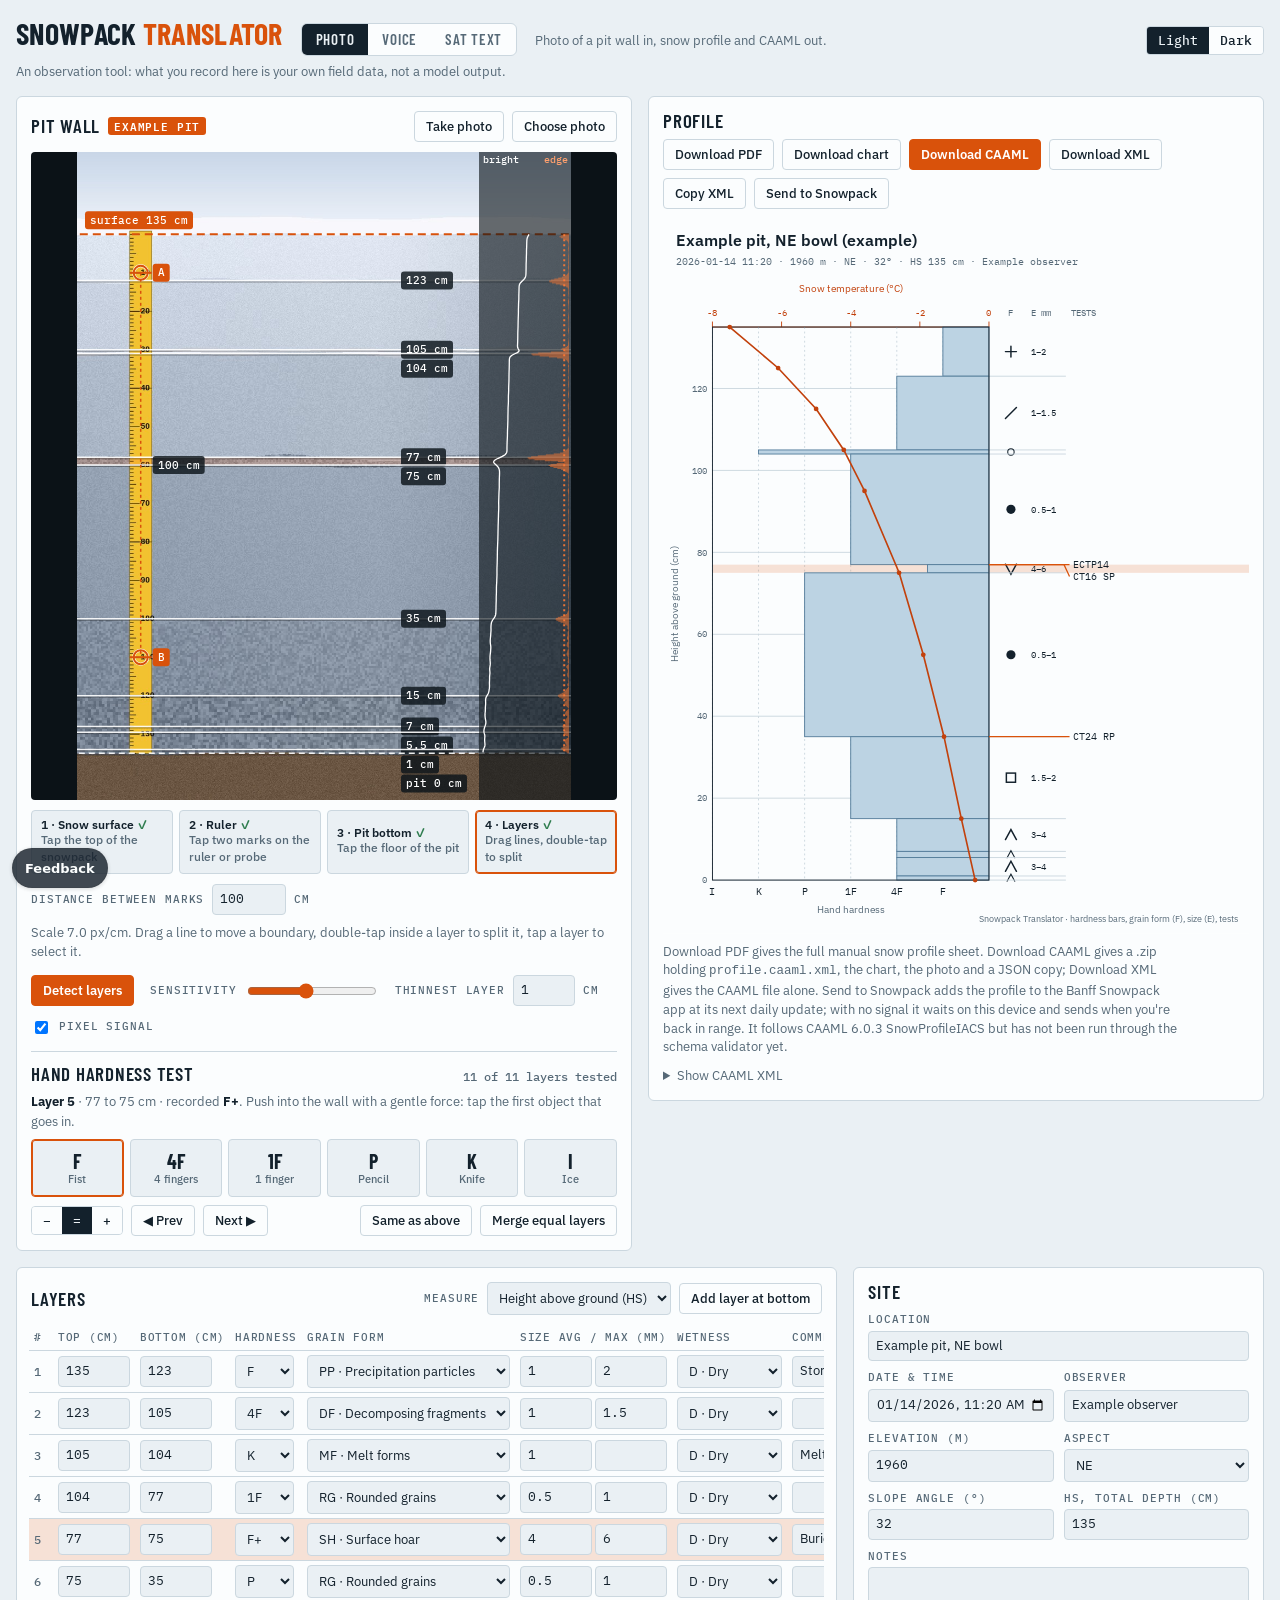
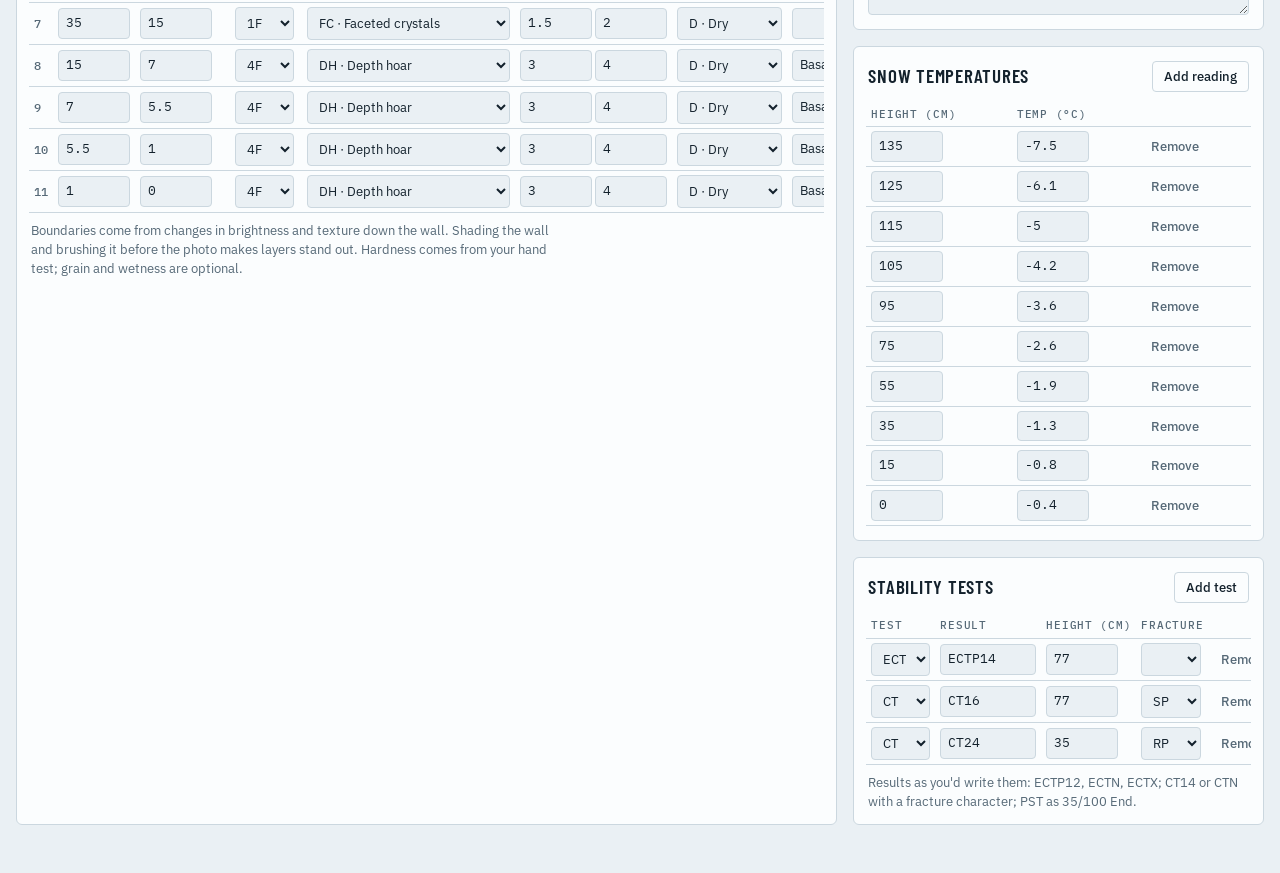
<file: index.html>
<!doctype html>
<html lang="en">
<head>
<meta charset="utf-8">
<meta name="viewport" content="width=device-width,initial-scale=1,viewport-fit=cover">
<meta name="description" content="Turn a photo of a snow pit wall into a snow profile: ruler scale, pixel layer detection, hand hardness, CAAML export.">
<title>Snowpack Translator</title>
<link rel="manifest" href="manifest.webmanifest">
<meta name="theme-color" content="#13212c">
<link rel="icon" href="icon-192.png">
<link rel="apple-touch-icon" href="apple-touch-icon.png">
<meta name="apple-mobile-web-app-capable" content="yes">
<meta name="mobile-web-app-capable" content="yes">
<meta name="apple-mobile-web-app-title" content="Snow pit">
<link rel="preconnect" href="https://fonts.googleapis.com">
<link rel="stylesheet" href="https://fonts.googleapis.com/css2?family=Barlow+Condensed:wght@500;600;700&family=IBM+Plex+Sans:wght@400;500;600&family=IBM+Plex+Mono:wght@400;500&display=swap">
<script defer src="https://banff-app-portal.netlify.app/t.js" data-app="snowpack-translator"></script>
<link rel="stylesheet" href="css/app.css">
<script src="js/theme.js"></script>
</head>
<body>

<div class="wrap">
  <header class="top">
    <h1>Snowpack <span>Translator</span></h1>
    <nav class="tabs" aria-label="Ways to record a pit"><a href="./" aria-current="page">Photo</a><a href="voice.html">Voice</a><a href="voice.html#sat">Sat text</a></nav>
    <div class="tag">Photo of a pit wall in, snow profile and CAAML out.</div>
    <div class="row" style="margin-left:auto"><span class="seg" role="group" aria-label="Screen colours"><button type="button" data-theme-set="light" aria-pressed="false">Light</button><button type="button" data-theme-set="dark" aria-pressed="false">Dark</button></span><button id="installBtn" type="button" hidden>Install app</button><span class="tag" id="offlineTag" hidden>Offline: everything still works</span></div>
    <div class="back" style="flex-basis:100%">An observation tool: what you record here is your own field data, not a model output.</div>
  </header>

  <div class="grid">
    <!-- PHOTO -->
    <section class="panel" aria-labelledby="ph-h">
      <div class="panel-head">
        <div class="row"><h2 id="ph-h">Pit wall</h2><span class="example" id="exBadge">Example pit</span></div>
        <div class="row">
          <label class="btn" for="camIn">Take photo<input id="camIn" type="file" accept="image/*" capture="environment"></label>
          <label class="btn" for="fileIn">Choose photo<input id="fileIn" type="file" accept="image/*"></label>
        </div>
      </div>
      <div class="stage" id="stage"><canvas id="photo" aria-label="Pit wall photo with scale and layer boundaries"></canvas></div>
      <div class="steps" role="group" aria-label="Calibration steps">
        <button class="step" id="stSurface" type="button"><b>1 · Snow surface</b><small>Tap the top of the snowpack</small></button>
        <button class="step" id="stRuler" type="button"><b>2 · Ruler</b><small>Tap two marks on the ruler or probe</small></button>
        <button class="step" id="stBottom" type="button"><b>3 · Pit bottom</b><small>Tap the floor of the pit</small></button>
        <button class="step" id="stLayers" type="button"><b>4 · Layers</b><small>Drag lines, double-tap to split</small></button>
      </div>
      <div class="row">
        <label class="row" for="rulerCm"><span class="lbl">Distance between marks</span>
          <input id="rulerCm" type="number" min="1" step="1" style="width:74px"> <span class="lbl">cm</span></label>
      </div>
      <p class="hint" id="hint"></p>
      <div class="detect">
        <button class="primary" id="detectBtn" type="button">Detect layers</button>
        <label class="row" for="sens"><span class="lbl">Sensitivity</span><input id="sens" type="range" min="1" max="10" step="1" value="5"></label>
        <label class="row" for="minThk"><span class="lbl">Thinnest layer</span><input id="minThk" type="number" min="0.5" max="20" step="0.5" value="1" style="width:62px"><span class="lbl">cm</span></label>
        <label class="row" for="showSig"><input id="showSig" type="checkbox" checked><span class="lbl">Pixel signal</span></label>
        <button id="undoBtn" type="button" hidden>Undo</button>
      </div>
      <div class="status" id="status" hidden></div>

      <div class="hh" aria-labelledby="hh-h">
        <div class="hh-cur"><h2 id="hh-h">Hand hardness test</h2><span id="hhPos"></span></div>
        <p class="hint" id="hhHint" style="margin:0 0 8px"></p>
        <div class="hh-grid" id="hhGrid"></div>
        <div class="row" style="margin-top:8px;justify-content:space-between">
          <div class="row">
            <span class="seg" role="group" aria-label="Hardness modifier"><button type="button" data-mod="-" aria-pressed="false">−</button><button type="button" data-mod="" aria-pressed="true">=</button><button type="button" data-mod="+" aria-pressed="false">+</button></span>
            <button id="hhPrev" type="button">◀ Prev</button><button id="hhNext" type="button">Next ▶</button>
          </div>
          <div class="row">
            <button id="hhSame" type="button" title="No change in resistance: merge this layer into the one above">Same as above</button>
            <button id="hhMergeAll" type="button" title="Merge neighbouring layers that have the same hardness and grain">Merge equal layers</button>
          </div>
        </div>
      </div>
    </section>

    <!-- CHART -->
    <section class="panel" aria-labelledby="pr-h">
      <div class="panel-head">
        <h2 id="pr-h">Profile</h2>
        <div class="row">
          <button id="pdfBtn" type="button">Download PDF</button>
          <button id="pngBtn" type="button">Download chart</button>
          <button id="zipBtn" type="button" class="primary">Download CAAML</button>
          <button id="xmlBtn" type="button">Download XML</button>
          <button id="copyBtn" type="button">Copy XML</button>
          <button id="sendBtn" type="button">Send to Snowpack</button>
        </div>
      </div>
      <div class="row" id="sendRow" hidden style="margin:8px 0">
        <label>Study plot <select id="sendSite"></select></label>
        <button id="sendGo" type="button" class="primary">Send this profile</button>
        <span class="tag" id="sendTag"></span>
      </div>
      <div id="chart"></div>
      <p class="note" id="exportNote">Download PDF gives the full manual snow profile sheet. Download CAAML gives a .zip holding <code>profile.caaml.xml</code>, the chart, the photo and a JSON copy; Download XML gives the CAAML file alone. Send to Snowpack adds the profile to the Banff Snowpack app at its next daily update; with no signal it waits on this device and sends when you're back in range. It follows CAAML 6.0.3 SnowProfileIACS but has not been run through the schema validator yet.</p>
      <details><summary>Show CAAML XML</summary><pre class="xml" id="xmlOut"></pre></details>
    </section>
  </div>

  <div class="sheet">
    <section class="panel" aria-labelledby="ly-h">
      <div class="panel-head">
        <h2 id="ly-h">Layers</h2>
        <div class="row">
          <label class="row" for="refSel"><span class="lbl">Measure</span>
            <select id="refSel"><option value="ground">Height above ground (HS)</option><option value="surface">Depth below surface</option></select></label>
          <button id="addLayerBtn" type="button">Add layer at bottom</button>
        </div>
      </div>
      <div class="tbl-wrap"><table id="layerTbl"></table></div>
      <p class="note">Boundaries come from changes in brightness and texture down the wall. Shading the wall and brushing it before the photo makes layers stand out. Hardness comes from your hand test; grain and wetness are optional.</p>
    </section>

    <div class="stack">
      <section class="panel" aria-labelledby="st-h">
        <div class="panel-head"><h2 id="st-h">Site</h2></div>
        <div class="form">
          <label class="full"><span class="lbl">Location</span><input id="f_location"></label>
          <label><span class="lbl">Date &amp; time</span><input id="f_date" type="datetime-local"></label>
          <label><span class="lbl">Observer</span><input id="f_observer"></label>
          <label><span class="lbl">Elevation (m)</span><input id="f_elev" type="number"></label>
          <label><span class="lbl">Aspect</span><select id="f_aspect"><option></option><option>N</option><option>NE</option><option>E</option><option>SE</option><option>S</option><option>SW</option><option>W</option><option>NW</option></select></label>
          <label><span class="lbl">Slope angle (°)</span><input id="f_slope" type="number"></label>
          <label><span class="lbl">HS, total depth (cm)</span><input id="f_hs" type="number" placeholder="from probe"></label>
          <label class="full"><span class="lbl">Notes</span><textarea id="f_notes" rows="2"></textarea></label>
        </div>
      </section>

      <section class="panel" aria-labelledby="tp-h">
        <div class="panel-head"><h2 id="tp-h">Snow temperatures</h2><button id="addTempBtn" type="button">Add reading</button></div>
        <div class="tbl-wrap"><table id="tempTbl"></table></div>
      </section>

      <section class="panel" aria-labelledby="tx-h">
        <div class="panel-head"><h2 id="tx-h">Stability tests</h2><button id="addTestBtn" type="button">Add test</button></div>
        <div class="tbl-wrap"><table id="testTbl"></table></div>
        <p class="note">Results as you'd write them: ECTP12, ECTN, ECTX; CT14 or CTN with a fracture character; PST as 35/100 End.</p>
      </section>
    </div>
  </div>
</div>
<div class="toast" id="toast" hidden></div>

<script src="js/parse.js"></script>
<script src="js/model.js"></script>
<script src="js/draw.js"></script>
<script src="js/send.js"></script>
<script>
"use strict";
/* ---------- reference data ---------- */
const HARD = ["F-","F","F+","4F-","4F","4F+","1F-","1F","1F+","P-","P","P+","K-","K","K+","I"];
const HBASE = {F:1,"4F":2,"1F":3,P:4,K:5,I:6};
const hIndex = h => { if(!h) return 0; const m=/^(4F|1F|F|P|K|I)([+-]?)$/.exec(h); if(!m) return 0; return HBASE[m[1]] + (m[2]==="+"?1/3:m[2]==="-"?-1/3:0); };
const GRAINS = [["PP","Precipitation particles"],["MM","Machine made"],["DF","Decomposing fragments"],["RG","Rounded grains"],["FC","Faceted crystals"],["DH","Depth hoar"],["SH","Surface hoar"],["MF","Melt forms"],["IF","Ice formations"]];
const WET = [["D","Dry"],["M","Moist"],["W","Wet"],["V","Very wet"],["S","Soaked"]];
const TESTS = ["ECT","CT","PST"];
const FRACT = ["","SC","SP","RP","PC","BRK"];

/* ---------- state ---------- */
const S = {
  example:true, img:null, imgW:0, imgH:0,
  cal:{surface:null,a:null,b:null,cm:null},
  mode:"edit", sel:-1, ref:"ground", mod:"",
  site:{location:"",date:"",observer:"",elev:"",aspect:"",slope:"",hs:"",notes:""},
  layers:[], temps:[], tests:[], undo:null, claudeNote:""
};
let uid=1; const nid=()=>uid++;
const $ = id => document.getElementById(id);
const esc = s => String(s??"").replace(/[&<>"']/g,c=>({"&":"&amp;","<":"&lt;",">":"&gt;",'"':"&quot;","'":"&#39;"}[c]));
const r1 = v => Math.round(v*2)/2;
const num = v => (v===""||v==null||isNaN(+v)) ? null : +v;

function toast(msg){const t=$("toast");t.textContent=msg;t.hidden=false;clearTimeout(toast.t);toast.t=setTimeout(()=>t.hidden=true,2600);}
function setStatus(msg,kind){const s=$("status");if(!msg){s.hidden=true;return;}s.hidden=false;s.className="status"+(kind?" "+kind:"");s.innerHTML=msg;}

/* ---------- geometry: image px <-> depth cm ---------- */
function calibrated(){const c=S.cal;return !!(S.img&&c.surface&&c.a&&c.b&&c.cm>0&&Math.hypot(c.b.x-c.a.x,c.b.y-c.a.y)>4);}
function axis(){ // unit vector down the ruler, cm per px
  const c=S.cal; let ux=c.b.x-c.a.x, uy=c.b.y-c.a.y; const len=Math.hypot(ux,uy); ux/=len; uy/=len;
  if(uy<0){ux=-ux;uy=-uy;} return {ux,uy,cmpp:c.cm/len};
}
function depthAt(p){const a=axis(),s=S.cal.surface;return ((p.x-s.x)*a.ux+(p.y-s.y)*a.uy)*a.cmpp;}
function pointAt(d){const a=axis(),s=S.cal.surface;return {x:s.x+a.ux*d/a.cmpp,y:s.y+a.uy*d/a.cmpp};}
function pitDepth(){return S.layers.length?S.layers[S.layers.length-1].bottom:0;}
function hsVal(){const h=num(S.site.hs);return h!=null&&h>0?Math.max(h,pitDepth()):pitDepth();}
// display value for a depth according to reference
const disp = d => S.ref==="ground" ? +(hsVal()-d).toFixed(1) : +(+d).toFixed(1);
const undisp = v => S.ref==="ground" ? hsVal()-v : v;

/* ---------- layers ---------- */
function mkLayer(top,bottom,o={}){return Object.assign({id:nid(),top,bottom,hardness:"",grain:"",sizeAvg:"",sizeMax:"",wetness:"D",comment:"",conf:"",evidence:""},o);}
function splitAt(d){
  const i=S.layers.findIndex(l=>d>l.top+0.5&&d<l.bottom-0.5); if(i<0) return;
  const L=S.layers[i]; const nl=mkLayer(r1(d),L.bottom,{...L,id:nid(),top:r1(d),conf:"",evidence:""});
  L.bottom=r1(d); S.layers.splice(i+1,0,nl); S.sel=i+1; changed();
}
function mergeUp(i){ if(i<=0) return; S.layers[i-1].bottom=S.layers[i].bottom; S.layers.splice(i,1); S.sel=i-1; changed(); }
function removeLast(){ if(S.layers.length) S.layers.pop(); S.sel=-1; changed(); }

/* ---------- photo canvas ---------- */
const cv=$("photo"); const ctx=cv.getContext("2d");
let view={sc:1,w:0,h:0};
function sizeCanvas(){
  if(!S.img) return;
  const box=$("stage").clientWidth; const maxH=Math.max(320,window.innerHeight*0.72);
  const sc=Math.min(box/S.imgW, maxH/S.imgH);
  view={sc,w:Math.round(S.imgW*sc),h:Math.round(S.imgH*sc)};
  const dpr=window.devicePixelRatio||1;
  cv.width=view.w*dpr; cv.height=view.h*dpr; cv.style.width=view.w+"px"; cv.style.height=view.h+"px";
  ctx.setTransform(dpr,0,0,dpr,0,0); drawPhoto();
}
function css(name){return getComputedStyle(document.documentElement).getPropertyValue(name).trim();}
function lineAcross(p,a){ // segment through p perpendicular to ruler, long enough to cross image
  const vx=-a.uy, vy=a.ux, L=S.imgW+S.imgH; return [{x:p.x-vx*L,y:p.y-vy*L},{x:p.x+vx*L,y:p.y+vy*L}];
}
function pill(x,y,text,bg,fg){
  ctx.font="500 11px 'IBM Plex Mono',monospace"; const w=ctx.measureText(text).width+10;
  x=Math.min(Math.max(x,2),view.w-w-2);
  ctx.fillStyle=bg; ctx.beginPath(); ctx.roundRect?ctx.roundRect(x,y-9,w,18,3):ctx.rect(x,y-9,w,18); ctx.fill();
  ctx.fillStyle=fg; ctx.textBaseline="middle"; ctx.fillText(text,x+5,y+.5);
}
function drawPhoto(){
  if(!S.img) return; const sc=view.sc; const accent=css("--accent");
  ctx.clearRect(0,0,view.w,view.h); ctx.drawImage(S.img,0,0,view.w,view.h);
  const P=p=>({x:p.x*sc,y:p.y*sc}); const c=S.cal;
  const a = (c.a&&c.b&&Math.hypot(c.b.x-c.a.x,c.b.y-c.a.y)>4) ? axis() : {ux:0,uy:1,cmpp:0};
  if(calibrated()){
    // selected band
    if(S.sel>=0&&S.layers[S.sel]){
      const L=S.layers[S.sel]; const t=lineAcross(pointAt(L.top),a), b=lineAcross(pointAt(L.bottom),a);
      ctx.fillStyle="rgba(255,122,51,.22)"; ctx.beginPath();
      [t[0],t[1],b[1],b[0]].forEach((p,i)=>{const q=P(p);i?ctx.lineTo(q.x,q.y):ctx.moveTo(q.x,q.y);}); ctx.fill();
    }
    // boundaries
    let lastPill=-1e9;
    S.layers.forEach((L,i)=>{
      const p=pointAt(L.bottom); const seg=lineAcross(p,a).map(P);
      const last=i===S.layers.length-1; const hot=drag&&drag.k===i+1;
      ctx.strokeStyle=hot?accent:"rgba(255,255,255,.9)"; ctx.lineWidth=hot?2.5:1.5; ctx.setLineDash(last?[6,4]:[]);
      ctx.beginPath(); ctx.moveTo(seg[0].x,seg[0].y); ctx.lineTo(seg[1].x,seg[1].y); ctx.stroke();
      ctx.strokeStyle="rgba(0,0,0,.45)"; ctx.lineWidth=.8; ctx.setLineDash([]);
      ctx.beginPath(); ctx.moveTo(seg[0].x,seg[0].y+1.5); ctx.lineTo(seg[1].x,seg[1].y+1.5); ctx.stroke();
      const q=P(p); const lx=view.w-78-(sig&&$("showSig").checked?Math.min(92,view.w*0.22):0);
      const yy=Math.max(q.y+(lx-q.x)*(-a.ux/a.uy||0),lastPill+19); lastPill=yy;
      pill(lx,yy,(last?"pit ":"")+disp(L.bottom)+" cm",hot?accent:"rgba(12,20,26,.82)","#fff");
    });
  }
  // surface
  if(c.surface){
    const seg=lineAcross(c.surface,a).map(P); ctx.setLineDash([8,5]); ctx.strokeStyle=accent; ctx.lineWidth=2;
    ctx.beginPath(); ctx.moveTo(seg[0].x,seg[0].y); ctx.lineTo(seg[1].x,seg[1].y); ctx.stroke(); ctx.setLineDash([]);
    const q=P(c.surface); pill(8,q.y-14,"surface "+(S.ref==="ground"?disp(0)+" cm":"0 cm"),accent,"#fff");
  }
  if(c.bottom&&!calibrated()){const q=P(c.bottom);pill(q.x+10,q.y,"pit bottom",accent,"#fff");}
  drawSignal();
  // ruler marks
  [c.a,c.b].forEach((p,i)=>{ if(!p) return; const q=P(p);
    ctx.strokeStyle="#fff"; ctx.lineWidth=3; ctx.beginPath(); ctx.arc(q.x,q.y,7,0,7); ctx.stroke();
    ctx.strokeStyle=accent; ctx.lineWidth=2; ctx.beginPath(); ctx.arc(q.x,q.y,7,0,7); ctx.stroke();
    ctx.beginPath(); ctx.moveTo(q.x-11,q.y); ctx.lineTo(q.x+11,q.y); ctx.stroke();
    pill(q.x+12,q.y,i?"B":"A",accent,"#fff");
  });
  if(c.a&&c.b){const qa=P(c.a),qb=P(c.b);ctx.strokeStyle=accent;ctx.lineWidth=1.5;ctx.setLineDash([3,3]);ctx.beginPath();ctx.moveTo(qa.x,qa.y);ctx.lineTo(qb.x,qb.y);ctx.stroke();ctx.setLineDash([]);
    if(c.cm) pill((qa.x+qb.x)/2+12,(qa.y+qb.y)/2,c.cm+" cm","rgba(12,20,26,.82)","#fff");}
}
function evtPt(e){const r=cv.getBoundingClientRect();return {x:(e.clientX-r.left)/view.sc,y:(e.clientY-r.top)/view.sc};}
let drag=null;
cv.addEventListener("pointerdown",e=>{
  if(!S.img) return; const p=evtPt(e);
  if(S.mode!=="edit") sig=null;
  if(S.mode==="surface"){S.cal.surface=p;S.mode=S.cal.a&&S.cal.b?"edit":"a";changed();return;}
  if(S.mode==="a"){S.cal.a=p;S.cal.b=null;S.mode="b";changed();return;}
  if(S.mode==="b"){S.cal.b=p;S.mode=S.cal.bottom?"edit":"bottom";changed();if(!S.cal.cm){$("rulerCm").focus();}return;}
  if(S.mode==="bottom"){S.cal.bottom=p;S.mode="edit";sig=null;if(calibrated()) detect(false); else changed();return;}
  if(!calibrated()) return;
  const a=axis(); let best=null;
  S.layers.forEach((L,i)=>{const d=Math.abs(depthAt(p)-L.bottom)/a.cmpp*view.sc; if(d<14&&(!best||d<best.d)) best={d,k:i+1};});
  if(best){drag={k:best.k,id:e.pointerId};cv.setPointerCapture(e.pointerId);drawPhoto();e.preventDefault();return;}
  const d=depthAt(p); const i=S.layers.findIndex(L=>d>=L.top&&d<L.bottom); S.sel=i; render();
});
cv.addEventListener("pointermove",e=>{
  if(!drag) return; const k=drag.k; let d=r1(depthAt(evtPt(e)));
  const up=S.layers[k-1]; const dn=S.layers[k];
  d=Math.max(up.top+0.5,d); if(dn) d=Math.min(dn.bottom-0.5,d);
  if(d!==up.bottom){up.bottom=d; if(dn) dn.top=d; scheduleRender();}
});
const endDrag=()=>{if(drag){drag=null;changed();}};
cv.addEventListener("pointerup",endDrag); cv.addEventListener("pointercancel",endDrag);
cv.addEventListener("dblclick",e=>{if(calibrated()&&S.mode==="edit") splitAt(depthAt(evtPt(e)));});
window.addEventListener("resize",()=>sizeCanvas());

$("stSurface").onclick=()=>{S.mode="surface";render();};
$("stRuler").onclick=()=>{S.mode="a";render();};
$("stLayers").onclick=()=>{S.mode="edit";render();};
$("stBottom").onclick=()=>{S.mode="bottom";render();};
$("rulerCm").addEventListener("input",e=>{S.cal.cm=num(e.target.value);sig=null;changed(true);});

function updateSteps(){
  const c=S.cal;
  const set=(id,on,done)=>{$(id).classList.toggle("on",on);$(id).classList.toggle("done",done);};
  set("stSurface",S.mode==="surface",!!c.surface);
  set("stRuler",S.mode==="a"||S.mode==="b",!!(c.a&&c.b&&c.cm));
  set("stBottom",S.mode==="bottom",!!c.bottom);
  set("stLayers",S.mode==="edit"&&calibrated(),S.layers.length>1);
  const H=$("hint");
  if(!S.img) H.innerHTML="Take or choose a photo of the pit wall. Keep the ruler or probe in frame, shoot straight on, and shade the wall if you can.";
  else if(S.mode==="surface") H.innerHTML="<strong>Tap the snow surface</strong> at the top of the wall.";
  else if(S.mode==="a") H.innerHTML="<strong>Tap a mark on the ruler</strong>, near the top of the wall.";
  else if(S.mode==="b") H.innerHTML="<strong>Tap a second mark</strong>, as far down the ruler as you can, then enter the distance between the two marks.";
  else if(S.mode==="bottom") H.innerHTML="<strong>Tap the bottom of the pit</strong> (or the ground). Layers are detected between the surface and here.";
  else if(!c.cm) H.innerHTML="<strong>Enter the distance</strong> in cm between marks A and B.";
  else if(!calibrated()) H.innerHTML="Finish steps 1 and 2 to place layers on the photo.";
  else H.innerHTML=`Scale ${(1/axis().cmpp).toFixed(1)} px/cm. Drag a line to move a boundary, double-tap inside a layer to split it, tap a layer to select it.`;
  $("detectBtn").disabled=!calibrated();
}

/* ---------- photo loading ---------- */
function loadImageFrom(src){return new Promise((res,rej)=>{const im=new Image();im.onload=()=>res(im);im.onerror=()=>rej(new Error("That file couldn't be opened as an image."));im.src=src;});}
function blobOf(canvas,type="image/jpeg",q=0.88){return new Promise(r=>canvas.toBlob(r,type,q));}
async function downscale(im,max){
  const s=Math.min(1,max/Math.max(im.naturalWidth||im.width,im.naturalHeight||im.height));
  const c=document.createElement("canvas"); c.width=Math.round((im.naturalWidth||im.width)*s); c.height=Math.round((im.naturalHeight||im.height)*s);
  c.getContext("2d").drawImage(im,0,0,c.width,c.height); return c;
}
async function onFile(f){
  if(!f) return;
  const url=URL.createObjectURL(f);
  try{
    const im=await loadImageFrom(url); const c=await downscale(im,2000);
    const im2=await loadImageFrom(c.toDataURL("image/jpeg",0.9));
    S.example=false; S.img=im2; S.imgW=c.width; S.imgH=c.height;
    S.cal={surface:null,a:null,b:null,bottom:null,cm:S.cal.cm||null}; sig=null; grayCache=null;
    S.layers=[]; S.temps=[]; S.tests=[]; S.sel=-1; S.undo=null; S.claudeNote="";
    S.site={location:"",date:nowLocal(),observer:S.site.observer,elev:"",aspect:"",slope:"",hs:"",notes:""};
    S.mode="surface"; setStatus(""); fillSite(); sizeCanvas(); changed();
  }catch(err){setStatus(esc(err.message),"err");}
  finally{URL.revokeObjectURL(url);}
}
$("fileIn").addEventListener("change",e=>{onFile(e.target.files[0]);e.target.value="";});
$("camIn").addEventListener("change",e=>{onFile(e.target.files[0]);e.target.value="";});
function nowLocal(){const d=new Date();d.setMinutes(d.getMinutes()-d.getTimezoneOffset());return d.toISOString().slice(0,16);}

/* ---------- pixel layer detection ---------- */
let sig=null; // {step, d0, lum[], tex[], score[], thr}
function maxDepth(){ // pit bottom if marked, else as deep as the image reaches below the surface point
  if(S.cal.bottom) return Math.max(1,depthAt(S.cal.bottom));
  const a=axis(), s0=S.cal.surface; let d=0; const st=a.cmpp*4;
  while(true){const p=pointAt(d+st); if(p.x<0||p.y<0||p.x>=S.imgW||p.y>=S.imgH) break; d+=st;} return d;
}
let grayCache=null;
function gray(){
  if(grayCache&&grayCache.img===S.img) return grayCache;
  const k=Math.min(1,1600/Math.max(S.imgW,S.imgH)); const w=Math.round(S.imgW*k),h=Math.round(S.imgH*k);
  const c=document.createElement("canvas");c.width=w;c.height=h;const g=c.getContext("2d",{willReadFrequently:true});g.drawImage(S.img,0,0,w,h);
  const D=g.getImageData(0,0,w,h).data; const G=new Float32Array(w*h);
  for(let i=0,j=0;j<G.length;i+=4,j++) G[j]=0.299*D[i]+0.587*D[i+1]+0.114*D[i+2];
  return grayCache={img:S.img,G,w,h,k};
}
function gauss(arr,sig){ if(sig<=0) return arr.slice(); const r=Math.ceil(sig*3),w=[];let sum=0;for(let i=-r;i<=r;i++){const v=Math.exp(-i*i/(2*sig*sig));w.push(v);sum+=v;}
  const out=new Float32Array(arr.length); for(let i=0;i<arr.length;i++){let a=0,ws=0;for(let j=-r;j<=r;j++){const q=i+j;if(q<0||q>=arr.length)continue;a+=arr[q]*w[j+r];ws+=w[j+r];}out[i]=a/ws;} return out; }
function mad(arr){const v=Array.from(arr).map(Math.abs).filter(isFinite).sort((a,b)=>a-b);return (v[v.length>>1]||0)*1.4826+1e-6;}
function computeSignal(){
  const {G,w,h,k}=gray(); const a=axis(); const pxcm=1/a.cmpp*k; // scaled px per cm
  const step=0.25, D=maxDepth(), n=Math.max(4,Math.floor(D/step));
  const vx=-a.uy, vy=a.ux; const A=S.cal.a; const excl=5/a.cmpp*k; // keep 5 cm clear of the ruler line
  const lum=new Float32Array(n), tex=new Float32Array(n);
  const half=(S.imgW+S.imgH)*k, ds=Math.max(1,pxcm/3);
  for(let i=0;i<n;i++){
    const p=pointAt(i*step); const px=p.x*k, py=p.y*k; const vals=[]; let tx=0,tn=0;
    for(let t=-half;t<=half;t+=ds){
      const x=px+vx*t, y=py+vy*t; if(x<1||y<1||x>=w-2||y>=h-2) continue;
      const rd=Math.abs((x-A.x*k)*a.uy-(y-A.y*k)*a.ux); if(rd<excl) continue; // distance from ruler line
      const xi=x|0, yi=y|0, v=G[yi*w+xi]; vals.push(v);
      tx+=Math.abs(v-G[yi*w+xi+1])+Math.abs(v-G[(yi+1)*w+xi]); tn++;
    }
    if(!vals.length){lum[i]=NaN;tex[i]=NaN;continue;}
    vals.sort((p,q)=>p-q); const lo=Math.floor(vals.length*.2), hi=Math.ceil(vals.length*.8); let m=0; for(let j=lo;j<hi;j++) m+=vals[j];
    lum[i]=m/Math.max(1,hi-lo); tex[i]=tx/tn;
  }
  for(const arr of [lum,tex]){for(let i=0;i<n;i++) if(!isFinite(arr[i])) arr[i]=i?arr[i-1]:0;}
  const L=gauss(lum,2), T=gauss(tex,3); // ~0.5 cm and ~0.75 cm smoothing
  const off=2; const dL=new Float32Array(n), dT=new Float32Array(n);
  for(let i=0;i<n;i++){const i0=Math.max(0,i-off),i1=Math.min(n-1,i+off); dL[i]=L[i1]-L[i0]; dT[i]=T[i1]-T[i0];}
  const sL=mad(dL), sT=mad(dT); const score=new Float32Array(n);
  for(let i=0;i<n;i++) score[i]=Math.max(Math.abs(dL[i])/sL, 0.7*Math.abs(dT[i])/sT);
  sig={step,n,lum:L,tex:T,score,D};
  return sig;
}
function sensThr(){return 7.5-0.6*(+$("sens").value||5);}
function findBoundaries(){
  const sg=sig||computeSignal(); const thr=sensThr(); sg.thr=thr;
  const minSep=Math.max(0.5,num($("minThk").value)||1); const rad=Math.max(1,Math.round(minSep/2/sg.step));
  const cand=[];
  for(let i=1;i<sg.n-1;i++){ const v=sg.score[i]; if(v<thr) continue; let peak=true;
    for(let j=Math.max(0,i-rad);j<=Math.min(sg.n-1,i+rad);j++) if(sg.score[j]>v){peak=false;break;}
    if(peak) cand.push({d:i*sg.step,v}); }
  cand.sort((p,q)=>q.v-p.v); const acc=[];
  for(const c of cand){ if(c.d<minSep||c.d>sg.D-minSep) continue; if(acc.every(x=>Math.abs(x-c.d)>=minSep)) acc.push(c.d); }
  return acc.sort((p,q)=>p-q).map(r1);
}
function detect(keepUndo){
  if(!calibrated()) return; sig=computeSignal();
  const cuts=findBoundaries(); const D=r1(sig.D); const old=S.layers;
  if(!keepUndo&&old.length) {S.undo={layers:JSON.parse(JSON.stringify(old)),sel:S.sel};}
  const edges=[0,...cuts.filter(c=>c<D-0.5),D]; const res=[];
  for(let i=0;i<edges.length-1;i++){
    const t=edges[i], b=edges[i+1], mid=(t+b)/2;
    const src=old.find(L=>mid>=L.top&&mid<L.bottom);
    res.push(mkLayer(t,b, src?{hardness:src.hardness,grain:src.grain,sizeAvg:src.sizeAvg,sizeMax:src.sizeMax,wetness:src.wetness,comment:src.comment}:{}));
  }
  S.layers=res; S.sel=0; S.mod="";
  setStatus(`Found ${res.length} layer${res.length>1?"s":""} from ${cuts.length} brightness or texture change${cuts.length===1?"":"s"}. Drag any line that's off, then run the hand hardness test from the top.`,"ok");
  changed();
}
$("detectBtn").onclick=()=>detect(false);
let sensT=null;
const redetect=()=>{clearTimeout(sensT);sensT=setTimeout(()=>{if(calibrated()&&sig) detect(true);},120);};
$("sens").addEventListener("input",redetect); $("minThk").addEventListener("change",redetect);
$("showSig").addEventListener("change",()=>drawPhoto());
$("undoBtn").onclick=()=>{ if(!S.undo) return; S.layers=S.undo.layers; S.sel=S.undo.sel; S.undo=null; setStatus(""); changed(); };

function drawSignal(){
  if(!sig||!$("showSig").checked||!calibrated()) return;
  const sc=view.sc, W=Math.min(92,view.w*0.22), x0=view.w-W; const a=axis();
  ctx.fillStyle="rgba(10,18,24,.62)"; ctx.fillRect(x0,0,W,view.h);
  let lmin=Infinity,lmax=-Infinity; for(const v of sig.lum){lmin=Math.min(lmin,v);lmax=Math.max(lmax,v);} const lr=(lmax-lmin)||1;
  const smax=Math.max(sig.thr*1.6,...sig.score);
  const yAt=d=>pointAt(d).y*sc + (x0+W/2-pointAt(d).x*sc)*(-a.ux/a.uy||0);
  ctx.fillStyle="rgba(255,122,51,.55)";
  for(let i=0;i<sig.n;i+=1){const y=yAt(i*sig.step); const bw=Math.min(1,sig.score[i]/smax)*(W*0.45); ctx.fillRect(x0+W-bw-2,y,bw,Math.max(1,sig.step/a.cmpp*sc));}
  const tx=x0+W-2-(sig.thr/smax)*(W*0.45); ctx.strokeStyle="rgba(255,122,51,.9)"; ctx.setLineDash([2,3]); ctx.beginPath(); ctx.moveTo(tx,yAt(0)); ctx.lineTo(tx,yAt(sig.D)); ctx.stroke(); ctx.setLineDash([]);
  ctx.strokeStyle="#ffffff"; ctx.lineWidth=1.3; ctx.beginPath();
  for(let i=0;i<sig.n;i++){const x=x0+4+((sig.lum[i]-lmin)/lr)*(W*0.5); const y=yAt(i*sig.step); i?ctx.lineTo(x,y):ctx.moveTo(x,y);} ctx.stroke();
  ctx.font="500 9.5px 'IBM Plex Mono',monospace"; ctx.fillStyle="#fff"; ctx.textBaseline="top";
  ctx.fillText("bright",x0+4,4); ctx.fillStyle="rgba(255,160,110,1)"; ctx.textAlign="right"; ctx.fillText("edge",x0+W-3,4); ctx.textAlign="left";
}

/* ---------- hand hardness test ---------- */
const HH=[["F","Fist"],["4F","4 fingers"],["1F","1 finger"],["P","Pencil"],["K","Knife"],["I","Ice"]];
$("hhGrid").innerHTML=HH.map(([c,n])=>`<button type="button" class="hh-btn" data-h="${c}"><b>${c}</b><small>${n}</small></button>`).join("");
function renderHH(){
  const L=S.layers[S.sel]; const n=S.layers.length;
  const tested=S.layers.filter(l=>l.hardness).length;
  $("hhPos").textContent=n?`${tested} of ${n} layers tested`:"";
  const base=L&&L.hardness?L.hardness.replace(/[+-]$/,""):"";
  document.querySelectorAll(".hh-btn").forEach(b=>{b.classList.toggle("on",b.dataset.h===base);b.disabled=!L;});
  document.querySelectorAll(".seg button").forEach(b=>b.setAttribute("aria-pressed",String(b.dataset.mod===(S.mod||""))));
  ["hhPrev","hhNext","hhSame"].forEach(id=>$(id).disabled=!L); $("hhPrev").disabled=!L||S.sel<=0; $("hhNext").disabled=!L||S.sel>=n-1; $("hhSame").disabled=!L||S.sel<=0;
  $("hhMergeAll").disabled=n<2;
  $("hhHint").innerHTML=!n?"Detect or add layers first, then push into the wall layer by layer from the top."
    : !L?"Tap a layer on the photo, chart or table to test it."
    : `<strong>Layer ${S.sel+1}</strong> · ${disp(L.top)} to ${disp(L.bottom)} cm${L.hardness?` · recorded <strong>${L.hardness}</strong>`:""}. Push into the wall with a gentle force: tap the first object that goes in.`;
}
$("hhGrid").addEventListener("click",e=>{
  const b=e.target.closest(".hh-btn"); const L=S.layers[S.sel]; if(!b||!L) return;
  L.hardness=b.dataset.h==="I"?"I":b.dataset.h+(S.mod||""); S.mod="";
  if(S.sel<S.layers.length-1) S.sel++; else toast("All layers tested");
  changed();
});
document.querySelector(".seg").addEventListener("click",e=>{const b=e.target.closest("button");if(!b)return;S.mod=b.dataset.mod;
  const L=S.layers[S.sel]; if(L&&L.hardness&&L.hardness!=="I"){L.hardness=L.hardness.replace(/[+-]$/,"")+S.mod; changed();} else renderHH();});
$("hhPrev").onclick=()=>{if(S.sel>0){S.sel--;S.mod="";render();}};
$("hhNext").onclick=()=>{if(S.sel<S.layers.length-1){S.sel++;S.mod="";render();}};
$("hhSame").onclick=()=>{const i=S.sel; if(i<=0) return; mergeUp(i); const nx=Math.min(S.layers.length-1,i); S.sel=nx; render();};
$("hhMergeAll").onclick=()=>{
  S.undo={layers:JSON.parse(JSON.stringify(S.layers)),sel:S.sel}; let n=0;
  for(let i=S.layers.length-1;i>0;i--){const A=S.layers[i-1],B=S.layers[i];
    if(A.hardness&&A.hardness===B.hardness&&(A.grain||"")===(B.grain||"")&&(A.wetness||"")===(B.wetness||"")){A.bottom=B.bottom;if(!A.comment)A.comment=B.comment;S.layers.splice(i,1);n++;}}
  S.sel=-1; setStatus(""); toast(n?`Merged ${n} boundar${n>1?"ies":"y"}`:"No neighbouring layers match"); changed();
};

/* ---------- tables ---------- */
function opts(list,val,blank){return (blank?`<option value=""${val?"":" selected"}>–</option>`:"")+list.map(o=>{const v=Array.isArray(o)?o[0]:o,t=Array.isArray(o)?`${o[0]} · ${o[1]}`:o;return `<option value="${esc(v)}"${v===val?" selected":""}>${esc(t)}</option>`;}).join("");}
function renderLayers(){
  const fromLbl=S.ref==="ground"?"Top (cm)":"From (cm)", toLbl=S.ref==="ground"?"Bottom (cm)":"To (cm)";
  let h=`<thead><tr><th>#</th><th>${fromLbl}</th><th>${toLbl}</th><th>Hardness</th><th>Grain form</th><th>Size avg / max (mm)</th><th>Wetness</th><th>Comment</th><th></th></tr></thead><tbody>`;
  if(!S.layers.length) h+=`<tr><td colspan="9" style="color:var(--muted);padding:14px 6px">No layers yet. Calibrate the photo and ask Claude, double-tap the photo to split, or use “Add layer at bottom”.</td></tr>`;
  S.layers.forEach((L,i)=>{
    const chip=L.hardness?"":`<span class="chip low" title="No hand hardness yet">untested</span>`;
    h+=`<tr data-i="${i}" class="${i===S.sel?"sel":""}">
      <td class="idx" data-act="sel">${i+1}${chip}</td>
      <td class="num"><input type="number" step="0.5" id="lt${L.id}" data-f="top" value="${disp(L.top)}" ${i===0?"disabled":""} aria-label="Layer ${i+1} upper boundary"></td>
      <td class="num"><input type="number" step="0.5" id="lb${L.id}" data-f="bottom" value="${disp(L.bottom)}" aria-label="Layer ${i+1} lower boundary"></td>
      <td><select id="lh${L.id}" data-f="hardness" aria-label="Hand hardness">${opts(HARD,L.hardness,true)}</select></td>
      <td><select id="lg${L.id}" data-f="grain" aria-label="Grain form">${opts(GRAINS,L.grain,true)}</select></td>
      <td class="num" style="white-space:nowrap"><input type="number" step="0.25" min="0" id="ls${L.id}" data-f="sizeAvg" value="${esc(L.sizeAvg)}" aria-label="Average grain size"> <input type="number" step="0.25" min="0" id="lm${L.id}" data-f="sizeMax" value="${esc(L.sizeMax)}" aria-label="Max grain size"></td>
      <td><select id="lw${L.id}" data-f="wetness" aria-label="Wetness">${opts(WET,L.wetness)}</select></td>
      <td><input class="wide" id="lc${L.id}" data-f="comment" value="${esc(L.comment)}" aria-label="Comment"></td>
      <td style="white-space:nowrap"><button class="ghost" data-act="split" title="Split this layer in half" type="button">Split</button><button class="ghost" data-act="merge" title="Merge into the layer above" type="button" ${i===0?"disabled":""}>Merge ↑</button></td></tr>`;
  });
  $("layerTbl").innerHTML=h+"</tbody>";
}
$("layerTbl").addEventListener("change",e=>{
  const tr=e.target.closest("tr[data-i]"); if(!tr) return; const i=+tr.dataset.i, L=S.layers[i], f=e.target.dataset.f; if(!f) return;
  if(f==="top"||f==="bottom"){
    let d=r1(undisp(+e.target.value)); if(!isFinite(d)) return changed();
    if(f==="bottom"){const nx=S.layers[i+1]; d=Math.max(L.top+0.5,nx?Math.min(nx.bottom-0.5,d):d); L.bottom=d; if(nx) nx.top=d;}
    else {const pv=S.layers[i-1]; d=Math.min(L.bottom-0.5,Math.max(pv.top+0.5,d)); L.top=d; pv.bottom=d;}
  } else { L[f]=e.target.value; if(f!=="comment"&&L.conf) L.conf=L.conf; }
  S.sel=i; changed();
});
$("layerTbl").addEventListener("click",e=>{
  const tr=e.target.closest("tr[data-i]"); if(!tr) return; const i=+tr.dataset.i; const act=e.target.closest("[data-act]")?.dataset.act;
  if(act==="split"){const L=S.layers[i];splitAt((L.top+L.bottom)/2);}
  else if(act==="merge") mergeUp(i);
  else if(act==="sel"){S.sel=S.sel===i?-1:i;render();}
  else if(S.sel!==i&&e.target.tagName!=="SELECT"){S.sel=i;renderLight();}
});
$("addLayerBtn").onclick=()=>{const t=pitDepth();S.layers.push(mkLayer(t,t+10));S.sel=S.layers.length-1;changed();};
$("refSel").onchange=e=>{S.ref=e.target.value;changed();};

function renderTemps(){
  const lbl=S.ref==="ground"?"Height (cm)":"Depth (cm)";
  let h=`<thead><tr><th>${lbl}</th><th>Temp (°C)</th><th></th></tr></thead><tbody>`;
  if(!S.temps.length) h+=`<tr><td colspan="3" style="color:var(--muted)">No readings yet.</td></tr>`;
  S.temps.forEach((t,i)=>{h+=`<tr data-i="${i}"><td class="num"><input type="number" step="1" id="td${t.id}" data-f="depth" value="${t.depth===""?"":disp(t.depth)}" aria-label="${lbl}"></td><td class="num"><input type="number" step="0.1" max="0" id="tt${t.id}" data-f="t" value="${esc(t.t)}" aria-label="Temperature"></td><td><button class="ghost" data-act="del" type="button">Remove</button></td></tr>`;});
  $("tempTbl").innerHTML=h+"</tbody>";
}
$("tempTbl").addEventListener("change",e=>{const tr=e.target.closest("tr[data-i]");if(!tr)return;const T=S.temps[+tr.dataset.i];
  if(e.target.dataset.f==="depth") T.depth=e.target.value===""?"":Math.max(0,undisp(+e.target.value)); else T.t=e.target.value; changed();});
$("tempTbl").addEventListener("click",e=>{if(e.target.dataset.act==="del"){S.temps.splice(+e.target.closest("tr").dataset.i,1);changed();}});
$("addTempBtn").onclick=()=>{const last=S.temps[S.temps.length-1];const d=last&&last.depth!==""?Math.min(pitDepth()||last.depth+10,+last.depth+10):0;S.temps.push({id:nid(),depth:d,t:""});changed();};

function renderTests(){
  const lbl=S.ref==="ground"?"Height (cm)":"Depth (cm)";
  let h=`<thead><tr><th>Test</th><th>Result</th><th>${lbl}</th><th>Fracture</th><th></th></tr></thead><tbody>`;
  if(!S.tests.length) h+=`<tr><td colspan="5" style="color:var(--muted)">No tests yet.</td></tr>`;
  S.tests.forEach((t,i)=>{h+=`<tr data-i="${i}"><td><select id="xk${t.id}" data-f="type" aria-label="Test type">${opts(TESTS,t.type)}</select></td>
    <td><input id="xr${t.id}" data-f="result" value="${esc(t.result)}" style="width:96px;font-family:var(--mono)" aria-label="Result"></td>
    <td class="num"><input type="number" step="0.5" id="xd${t.id}" data-f="depth" value="${t.depth===""?"":disp(t.depth)}" aria-label="${lbl}"></td>
    <td><select id="xf${t.id}" data-f="fracture" aria-label="Fracture character">${opts(FRACT,t.fracture)}</select></td>
    <td><button class="ghost" data-act="del" type="button">Remove</button></td></tr>`;});
  $("testTbl").innerHTML=h+"</tbody>";
}
$("testTbl").addEventListener("change",e=>{const tr=e.target.closest("tr[data-i]");if(!tr)return;const T=S.tests[+tr.dataset.i],f=e.target.dataset.f;
  if(f==="depth") T.depth=e.target.value===""?"":Math.max(0,undisp(+e.target.value)); else T[f]=f==="result"?e.target.value.toUpperCase().trim():e.target.value; changed();});
$("testTbl").addEventListener("click",e=>{if(e.target.dataset.act==="del"){S.tests.splice(+e.target.closest("tr").dataset.i,1);changed();}});
$("addTestBtn").onclick=()=>{const L=S.layers[S.sel];S.tests.push({id:nid(),type:"ECT",result:"",depth:L?L.top:"",fracture:""});changed();};

/* ---------- site form ---------- */
const SITE_F=["location","date","observer","elev","aspect","slope","hs","notes"];
function fillSite(){SITE_F.forEach(k=>{$("f_"+k).value=S.site[k]??"";});}
SITE_F.forEach(k=>$("f_"+k).addEventListener("input",e=>{S.site[k]=e.target.value;changed(k!=="hs");}));

/* ---------- chart ---------- */
const LIGHT={ink:"#13212c",muted:"#566977",line:"#cbd7df",bg:"#fbfdfe",bar:"#bcd3e3",barline:"#557d9b",temp:"#c2410c",accent:"#d9520b",sel:"rgba(217,82,11,.16)",grid:"#e3eaef"};
const LIVE={ink:"var(--ink)",muted:"var(--muted)",line:"var(--line)",bg:"var(--panel)",bar:"var(--bar)",barline:"var(--barline)",temp:"var(--temp)",accent:"var(--accent)",sel:"var(--sel)",grid:"var(--line)"};
function glyph(code,x,y,c){
  const s=6, st=`stroke="${c}" stroke-width="1.6" fill="none" stroke-linecap="round"`;
  switch(code){
    case "PP": return `<path d="M${x-s} ${y}H${x+s}M${x} ${y-s}V${y+s}" ${st}/>`;
    case "DF": return `<path d="M${x-s} ${y+s}L${x+s} ${y-s}" ${st}/>`;
    case "RG": return `<circle cx="${x}" cy="${y}" r="${s-1}" fill="${c}"/>`;
    case "FC": return `<rect x="${x-s+1}" y="${y-s+1}" width="${2*s-2}" height="${2*s-2}" ${st}/>`;
    case "DH": return `<path d="M${x-s} ${y+s-1}L${x} ${y-s}L${x+s} ${y+s-1}" ${st}/>`;
    case "SH": return `<path d="M${x-s} ${y-s+1}L${x} ${y+s}L${x+s} ${y-s+1}" ${st}/>`;
    case "MF": return `<circle cx="${x}" cy="${y}" r="${s-1}" ${st}/>`;
    case "IF": return `<rect x="${x-s}" y="${y-2}" width="${2*s}" height="4" fill="${c}"/>`;
    case "MM": return `<circle cx="${x}" cy="${y}" r="${s-1}" ${st}/><circle cx="${x}" cy="${y}" r="1.6" fill="${c}"/>`;
  }
  return "";
}
function niceStep(range,target){const raw=range/target;const p=Math.pow(10,Math.floor(Math.log10(raw)));for(const m of [1,2,5,10]) if(m*p>=raw) return m*p;return 10*p;}
function chartSVG(C,live){
  const W=640,H=780, L=54, R=356, T=118, B=H-58, gx=380, sx=402, tx=446;
  const HS=hsVal()||100, pd=pitDepth()||HS;
  const hTop=HS, hBot=Math.max(0,Math.floor((HS-pd-4)/10)*10);
  const y=h=>T+(hTop-h)/((hTop-hBot)||1)*(B-T);
  const xh=v=>R-v*(R-L)/6;
  const ts=S.temps.filter(t=>t.depth!==""&&num(t.t)!=null);
  const tMin=Math.min(-2,...ts.map(t=>+t.t)); const tStep=niceStep(-tMin,6); const tLo=Math.floor(tMin/tStep)*tStep;
  const xt=t=>R-(t/tLo)*(R-L);
  const F=`font-family="IBM Plex Sans,Helvetica,Arial,sans-serif"`, M=`font-family="IBM Plex Mono,Menlo,monospace"`;
  let o=`<svg xmlns="http://www.w3.org/2000/svg" viewBox="0 0 ${W} ${H}" role="img" aria-label="Snow profile chart">`;
  o+=`<rect width="${W}" height="${H}" fill="${C.bg}"/>`;
  // header
  const st=S.site; const when=st.date?st.date.replace("T"," "):"";
  const meta=[when, st.elev?st.elev+" m":"", st.aspect, st.slope?st.slope+"°":"", "HS "+Math.round(HS)+" cm", st.observer].filter(Boolean).join("  ·  ");
  o+=`<text x="${L-40}" y="30" ${F} font-size="17" font-weight="600" fill="${C.ink}">${esc(st.location||"Unnamed pit")}${S.example?" (example)":""}</text>`;
  o+=`<text x="${L-40}" y="50" ${M} font-size="11" fill="${C.muted}">${esc(meta)}</text>`;
  // temperature axis (top)
  o+=`<text x="${(L+R)/2}" y="${T-38}" ${F} font-size="11" fill="${C.temp}" text-anchor="middle">Snow temperature (°C)</text>`;
  for(let t=0;t>=tLo-1e-9;t-=tStep){const x=xt(t);o+=`<line x1="${x}" x2="${x}" y1="${T-6}" y2="${T}" stroke="${C.temp}"/><text x="${x}" y="${T-12}" ${M} font-size="10" fill="${C.temp}" text-anchor="middle">${+t.toFixed(1)}</text>`;}
  o+=`<line x1="${L}" x2="${R}" y1="${T}" y2="${T}" stroke="${C.temp}"/>`;
  // grid & height axis
  const hStep=niceStep(hTop-hBot,10);
  for(let h=Math.ceil(hBot/hStep)*hStep;h<=hTop+1e-9;h+=hStep){const yy=y(h);o+=`<line x1="${L}" x2="${R}" y1="${yy}" y2="${yy}" stroke="${C.grid}" stroke-width="1"/><text x="${L-6}" y="${yy+3.5}" ${M} font-size="10" fill="${C.muted}" text-anchor="end">${Math.round(h)}</text>`;}
  for(let i=1;i<=6;i++){const x=xh(i);o+=`<line x1="${x}" x2="${x}" y1="${T}" y2="${B}" stroke="${C.grid}" stroke-dasharray="2 3"/>`;}
  o+=`<text transform="translate(${L-38} ${(T+B)/2}) rotate(-90)" ${F} font-size="11" fill="${C.muted}" text-anchor="middle">${S.ref==="ground"?"Height above ground (cm)":"Height (cm), HS at top"}</text>`;
  // layers
  S.layers.forEach((Ly,i)=>{
    const y0=y(HS-Ly.top), y1=y(HS-Ly.bottom), hv=hIndex(Ly.hardness);
    if(live) o+=`<rect class="lay" data-i="${i}" x="${L}" y="${y0}" width="${tx-L+W}" height="${Math.max(1,y1-y0)}" fill="${i===S.sel?C.sel:"transparent"}"/>`;
    if(hv>0) o+=`<rect x="${xh(hv)}" y="${y0}" width="${R-xh(hv)}" height="${Math.max(.8,y1-y0)}" fill="${C.bar}" stroke="${C.barline}" stroke-width="1" pointer-events="none"/>`;
    else o+=`<line x1="${L}" x2="${R}" y1="${y1}" y2="${y1}" stroke="${C.barline}" stroke-dasharray="3 3" pointer-events="none"/>`;
    const mid=(y0+y1)/2;
    if(y1-y0>=7){ o+=glyph(Ly.grain,gx,mid,C.ink);
      const sz=[Ly.sizeAvg,Ly.sizeMax].filter(v=>v!=="").join("–");
      if(sz) o+=`<text x="${sx}" y="${mid+3.5}" ${M} font-size="10" fill="${C.ink}">${esc(sz)}</text>`; }
    else if(Ly.grain){ o+=`<g transform="translate(${gx} ${mid}) scale(.7) translate(${-gx} ${-mid})">${glyph(Ly.grain,gx,mid,C.ink)}</g>`; }
    o+=`<line x1="${R}" x2="${tx-6}" y1="${y1}" y2="${y1}" stroke="${C.line}"/>`;
  });
  o+=`<rect x="${L}" y="${T}" width="${R-L}" height="${B-T}" fill="none" stroke="${C.ink}" stroke-width="1"/>`;
  // column heads
  o+=`<text x="${gx}" y="${T-12}" ${M} font-size="9.5" fill="${C.muted}" text-anchor="middle">F</text><text x="${sx}" y="${T-12}" ${M} font-size="9.5" fill="${C.muted}">E mm</text><text x="${tx}" y="${T-12}" ${M} font-size="9.5" fill="${C.muted}">TESTS</text>`;
  // hardness axis
  ["F","4F","1F","P","K","I"].forEach((lbl,i)=>{const x=xh(i+1);o+=`<text x="${x}" y="${B+16}" ${M} font-size="10.5" fill="${C.ink}" text-anchor="middle">${lbl}</text>`;});
  o+=`<text x="${(L+R)/2}" y="${B+36}" ${F} font-size="11" fill="${C.muted}" text-anchor="middle">Hand hardness</text>`;
  // temperature profile
  const tp=ts.map(t=>({x:xt(+t.t),y:y(HS-t.depth)})).sort((a,b)=>a.y-b.y);
  if(tp.length>1) o+=`<polyline points="${tp.map(p=>p.x.toFixed(1)+","+p.y.toFixed(1)).join(" ")}" fill="none" stroke="${C.temp}" stroke-width="1.8" pointer-events="none"/>`;
  tp.forEach(p=>{o+=`<circle cx="${p.x}" cy="${p.y}" r="2.6" fill="${C.temp}" pointer-events="none"/>`;});
  // tests
  let lastY=-99;
  S.tests.filter(t=>t.depth!==""&&t.result).sort((a,b)=>a.depth-b.depth).forEach(t=>{
    const yy=y(HS-t.depth); const ly=Math.max(yy,lastY+13); lastY=ly;
    o+=`<path d="M${R} ${yy}L${tx-8} ${yy}L${tx-2} ${ly}" stroke="${C.accent}" fill="none" stroke-width="1.4"/>`;
    o+=`<text x="${tx+2}" y="${ly+3.5}" ${M} font-size="10.5" fill="${C.ink}">${esc(t.result)}${t.fracture?" "+esc(t.fracture):""}</text>`;
  });
  o+=`<text x="${W-12}" y="${H-12}" ${F} font-size="9.5" fill="${C.muted}" text-anchor="end">Snowpack Translator · hardness bars, grain form (F), size (E), tests</text>`;
  return o+"</svg>";
}
function renderChart(){$("chart").innerHTML=chartSVG(LIVE,true);}
$("chart").addEventListener("click",e=>{const r=e.target.closest(".lay");if(!r)return;const i=+r.dataset.i;S.sel=S.sel===i?-1:i;render();});

/* ---------- CAAML ---------- */
function caaml(){
  const st=S.site, HS=hsVal(), X=s=>esc(s);
  const id="pit"+Date.now().toString(36);
  const t=st.date?new Date(st.date).toISOString():new Date().toISOString();
  const layers=S.layers.map(L=>{
    const cm=L.comment||"";
    let x=`        <caaml:Layer>\n`+(cm?`          <caaml:metaData>\n            <caaml:comment>${X(cm)}</caaml:comment>\n          </caaml:metaData>\n`:"")+`          <caaml:depthTop uom="cm">${+L.top.toFixed(1)}</caaml:depthTop>\n          <caaml:thickness uom="cm">${+(L.bottom-L.top).toFixed(1)}</caaml:thickness>\n`;
    if(L.grain) x+=`          <caaml:grainFormPrimary>${L.grain}</caaml:grainFormPrimary>\n`;
    if(L.sizeAvg!==""||L.sizeMax!==""){x+=`          <caaml:grainSize uom="mm">\n            <caaml:Components>\n`;
      if(L.sizeAvg!=="") x+=`              <caaml:avg>${+L.sizeAvg}</caaml:avg>\n`;
      if(L.sizeMax!=="") x+=`              <caaml:avgMax>${+L.sizeMax}</caaml:avgMax>\n`;
      x+=`            </caaml:Components>\n          </caaml:grainSize>\n`;}
    if(L.hardness) x+=`          <caaml:hardness uom="">${L.hardness}</caaml:hardness>\n`;
    if(L.wetness) x+=`          <caaml:wetness uom="">${L.wetness}</caaml:wetness>\n`;
    return x+`        </caaml:Layer>\n`;
  }).join("");
  const temps=S.temps.filter(t=>t.depth!==""&&num(t.t)!=null).sort((a,b)=>a.depth-b.depth).map(t=>`        <caaml:Obs>\n          <caaml:depth>${+(+t.depth).toFixed(1)}</caaml:depth>\n          <caaml:snowTemp>${+t.t}</caaml:snowTemp>\n        </caaml:Obs>\n`).join("");
  const tests=S.tests.filter(t=>t.result).map(t=>{
    const r=t.result.toUpperCase().replace(/\s+/g,""); const lay=t.depth!==""?`          <caaml:Layer>\n            <caaml:depthTop uom="cm">${+(+t.depth).toFixed(1)}</caaml:depthTop>\n          </caaml:Layer>\n`:"";
    const fc=t.fracture?`            <caaml:fractureCharacter>${t.fracture}</caaml:fractureCharacter>\n`:"";
    if(t.type==="ECT"){
      if(/^ECTX/.test(r)) return `        <caaml:ExtColumnTest>\n          <caaml:noFailure/>\n        </caaml:ExtColumnTest>\n`;
      return `        <caaml:ExtColumnTest>\n${lay}          <caaml:Results>\n            <caaml:testScore>${X(r)}</caaml:testScore>\n          </caaml:Results>\n        </caaml:ExtColumnTest>\n`;
    }
    if(t.type==="CT"){
      if(/^CTN/.test(r)) return `        <caaml:ComprTest>\n          <caaml:noFailure/>\n        </caaml:ComprTest>\n`;
      const n=/^CTV/.test(r)?"0":(r.match(/\d+/)||[""])[0];
      return `        <caaml:ComprTest>\n${lay}          <caaml:Results>\n${fc}            <caaml:testScore>${X(n)}</caaml:testScore>\n          </caaml:Results>\n        </caaml:ComprTest>\n`;
    }
    const m=r.match(/(\d+)\/(\d+)(END|ARR|SF)?/)||[];
    const prop={END:"End",ARR:"Arr",SF:"SF"}[m[3]]||"End";
    return `        <caaml:PropSawTest>\n${lay}          <caaml:Results>\n            <caaml:fracturePropagation>${prop}</caaml:fracturePropagation>\n            <caaml:cutLength uom="cm">${m[1]||""}</caaml:cutLength>\n            <caaml:columnLength uom="cm">${m[2]||""}</caaml:columnLength>\n          </caaml:Results>\n        </caaml:PropSawTest>\n`;
  }).join("");
  const loc=[`    <caaml:name>${X(st.location||"Unnamed pit")}</caaml:name>`,`    <caaml:obsPointSubType>Snow pit</caaml:obsPointSubType>`];
  if(st.elev) loc.push(`    <caaml:validElevation>\n      <caaml:ElevationPosition uom="m">\n        <caaml:position>${+st.elev}</caaml:position>\n      </caaml:ElevationPosition>\n    </caaml:validElevation>`);
  if(st.aspect) loc.push(`    <caaml:validAspect>\n      <caaml:AspectPosition>\n        <caaml:position>${st.aspect}</caaml:position>\n      </caaml:AspectPosition>\n    </caaml:validAspect>`);
  if(st.slope) loc.push(`    <caaml:validSlopeAngle>\n      <caaml:SlopeAnglePosition uom="deg">\n        <caaml:position>${+st.slope}</caaml:position>\n      </caaml:SlopeAnglePosition>\n    </caaml:validSlopeAngle>`);
  return `<?xml version="1.0" encoding="UTF-8"?>
<caaml:SnowProfile gml:id="${id}" xmlns:caaml="http://caaml.org/Schemas/SnowProfileIACS/v6.0.3" xmlns:gml="http://www.opengis.net/gml" xmlns:xsi="http://www.w3.org/2001/XMLSchema-instance">
  <caaml:metaData>
    <caaml:comment>${X([st.notes,"Layer boundaries detected from pit wall photo pixels with Snowpack Translator; hardness from hand tests."].filter(Boolean).join(" "))}</caaml:comment>
  </caaml:metaData>
  <caaml:timeRef>
    <caaml:recordTime>
      <caaml:TimeInstant>
        <caaml:timePosition>${t}</caaml:timePosition>
      </caaml:TimeInstant>
    </caaml:recordTime>
    <caaml:dateTimeReport>${new Date().toISOString()}</caaml:dateTimeReport>
  </caaml:timeRef>
  <caaml:srcRef>
    <caaml:Person gml:id="${id}-obs">
      <caaml:name>${X(st.observer||"Unknown")}</caaml:name>
    </caaml:Person>
  </caaml:srcRef>
  <caaml:locRef gml:id="${id}-loc">
${loc.join("\n")}
  </caaml:locRef>
  <caaml:snowProfileResultsOf>
    <caaml:SnowProfileMeasurements dir="top down">
      <caaml:profileDepth uom="cm">${+pitDepth().toFixed(1)}</caaml:profileDepth>
      <caaml:hS>
        <caaml:Components>
          <caaml:height uom="cm">${+HS.toFixed(1)}</caaml:height>
        </caaml:Components>
      </caaml:hS>
      <caaml:stratProfile>
${layers}      </caaml:stratProfile>
${temps?`      <caaml:tempProfile uomDepth="cm" uomTemp="degC">\n${temps}      </caaml:tempProfile>\n`:""}${tests?`      <caaml:stbTests>\n${tests}      </caaml:stbTests>\n`:""}    </caaml:SnowProfileMeasurements>
  </caaml:snowProfileResultsOf>
</caaml:SnowProfile>
`;
}

/* ---------- export ---------- */
function crc32(b){let c=~0;for(let i=0;i<b.length;i++){c^=b[i];for(let k=0;k<8;k++)c=c&1?(c>>>1)^0xEDB88320:c>>>1;}return ~c>>>0;}
function zip(files){
  const enc=new TextEncoder(),parts=[],cen=[];let off=0;const d=new Date();
  const dt=((d.getHours()<<11)|(d.getMinutes()<<5)|(d.getSeconds()>>1))&0xffff, dd=(((d.getFullYear()-1980)<<9)|((d.getMonth()+1)<<5)|d.getDate())&0xffff;
  for(const f of files){
    const n=enc.encode(f.name),data=f.data,crc=crc32(data);
    const lh=new DataView(new ArrayBuffer(30));
    lh.setUint32(0,0x04034b50,true);lh.setUint16(4,20,true);lh.setUint16(6,0x0800,true);lh.setUint16(8,0,true);lh.setUint16(10,dt,true);lh.setUint16(12,dd,true);
    lh.setUint32(14,crc,true);lh.setUint32(18,data.length,true);lh.setUint32(22,data.length,true);lh.setUint16(26,n.length,true);lh.setUint16(28,0,true);
    parts.push(new Uint8Array(lh.buffer),n,data);
    const ch=new DataView(new ArrayBuffer(46));
    ch.setUint32(0,0x02014b50,true);ch.setUint16(4,20,true);ch.setUint16(6,20,true);ch.setUint16(8,0x0800,true);ch.setUint16(10,0,true);ch.setUint16(12,dt,true);ch.setUint16(14,dd,true);
    ch.setUint32(16,crc,true);ch.setUint32(20,data.length,true);ch.setUint32(24,data.length,true);ch.setUint16(28,n.length,true);ch.setUint32(42,off,true);
    cen.push(new Uint8Array(ch.buffer),n); off+=30+n.length+data.length;
  }
  const size=cen.reduce((s,a)=>s+a.length,0);const end=new DataView(new ArrayBuffer(22));
  end.setUint32(0,0x06054b50,true);end.setUint16(8,files.length,true);end.setUint16(10,files.length,true);end.setUint32(12,size,true);end.setUint32(16,off,true);
  return new Blob([...parts,...cen,new Uint8Array(end.buffer)]);
}
function chartPng(){
  return new Promise((res,rej)=>{
    const svg=chartSVG(LIGHT,false); const im=new Image();
    im.onload=()=>{const c=document.createElement("canvas");c.width=1280;c.height=1560;const g=c.getContext("2d");g.drawImage(im,0,0,c.width,c.height);c.toBlob(b=>b?res(b):rej(new Error("png")),"image/png");};
    im.onerror=()=>rej(new Error("The chart couldn't be drawn as an image."));
    im.src="data:image/svg+xml;charset=utf-8,"+encodeURIComponent(svg);
  });
}
function baseName(){const d=(S.site.date||nowLocal()).slice(0,10);const loc=(S.site.location||"pit").toLowerCase().replace(/[^a-z0-9]+/g,"-").replace(/^-|-$/g,"").slice(0,40)||"pit";return `${loc}-${d}`;}
let downloadsNs=null;
function anchorSave(filename,data){
  const blob=data instanceof Blob?data:new Blob([data]); const url=URL.createObjectURL(blob);
  const a=document.createElement("a"); a.href=url; a.download=filename; document.body.appendChild(a); a.click(); a.remove();
  setTimeout(()=>URL.revokeObjectURL(url),4000); toast("Saved "+filename);
}
async function save(filename,data){
  if(!downloadsNs){anchorSave(filename,data);return;}
  try{await downloadsNs.save({filename,data});toast("Saved "+filename);}
  catch(e){if(e&&e.code==="declined")return; toast(e&&e.code==="rate_limited"?"A save is already waiting for you to confirm.":"The file couldn't be saved here.");}
}
// The same pit in the shape the voice page keeps, so both pages print the same profile sheet (js/draw.js).
function sheetModel(){
  const M=SnowModel, m=M.blank(); m.ref="depth";
  Object.assign(m.site,{location:S.site.location,date:S.site.date,observer:S.site.observer,elev:S.site.elev,aspect:S.site.aspect,slope:S.site.slope});
  m.surf.hs=S.site.hs; m.notes=S.site.notes;
  m.layers=S.layers.map(L=>({id:m.uid++,top:L.top,bottom:L.bottom,hardTop:L.hardness,hardBot:"",grain:L.grain,grain2:"",size:L.sizeAvg,sizeMax:L.sizeMax,wet:L.wetness==="D"?"":L.wetness,density:"",note:L.comment,concern:false}));
  m.temps=S.temps.filter(t=>t.depth!==""&&num(t.t)!=null).map(t=>({id:m.uid++,depth:+t.depth,t:+t.t})).sort((a,b)=>a.depth-b.depth);
  S.tests.filter(t=>t.result).forEach(t=>{
    const said=(t.type==="PST"&&!/^PST/i.test(t.result)?"PST ":"")+t.result+" "+(t.fracture||"")+(t.depth!==""?" down "+(+t.depth):"");
    M.apply(m,SnowSpeak.parse(said).filter(a=>a.type==="test"));
  });
  m.ref=S.ref==="ground"?"height":"depth";
  return m;
}
$("pdfBtn").onclick=()=>{try{save(baseName()+"-profile.pdf",new Blob([SnowDraw.profilePdf(sheetModel())],{type:"application/pdf"}));}catch(e){toast("The PDF couldn't be built: "+(e.message||e));}};
$("pngBtn").onclick=async()=>{try{await save(baseName()+"-profile.png",await chartPng());}catch(e){toast(e.message);}};
$("zipBtn").onclick=async()=>{
  try{
    const enc=new TextEncoder(); const files=[{name:"profile.caaml.xml",data:enc.encode(caaml())}];
    files.push({name:"profile.svg",data:enc.encode(chartSVG(LIGHT,false))});
    files.push({name:"profile.png",data:new Uint8Array(await (await chartPng()).arrayBuffer())});
    if(S.img){const c=await downscale(S.img,2000);const b=await blobOf(c,"image/jpeg",0.9);files.push({name:"pit-wall.jpg",data:new Uint8Array(await b.arrayBuffer())});}
    files.push({name:"profile.json",data:enc.encode(JSON.stringify(snapshot(false),null,2))});
    await save(baseName()+"-caaml.zip",zip(files));
  }catch(e){toast("The export couldn't be built: "+(e.message||e));}
};
$("xmlBtn").onclick=()=>save(baseName()+".caaml.xml",new Blob([caaml()],{type:"application/xml"}));

/* ---------- send to the Banff Snowpack app (the only link between the two apps) ---------- */
const outbox=SnowSend.start(list=>{$("sendTag").textContent=list.length?list.length+" waiting to send":"";});
$("sendSite").innerHTML=SnowSend.SITES.map(x=>`<option value="${x.id}">${esc(x.label)}</option>`).join("");
$("sendBtn").onclick=()=>{if(!S.layers.length){toast("Detect or add layers first.");return;}$("sendSite").value=SnowSend.guessSite(S.site.location);$("sendRow").hidden=false;$("sendTag").textContent=outbox.pending().length?outbox.pending().length+" waiting to send":"";};
$("sendGo").onclick=async()=>{
  try{const r=await outbox.add({pitId:"photo-"+baseName(),filename:baseName()+".caaml.xml",xml:caaml(),site:$("sendSite").value,location:S.site.location||"",date:S.site.date||nowLocal(),source:"photo page"});
    $("sendRow").hidden=true;toast(r.left?"No signal. Saved here; it sends when you're back in range.":"Sent to Snowpack. It's added at the next daily update.");}
  catch(e){toast(e.message||String(e));}
};
$("copyBtn").onclick=e=>{
  const x=caaml();
  navigator.clipboard.writeText(x).then(()=>toast("CAAML XML copied"),()=>{const d=$("xmlOut").closest("details");d.open=true;const r=document.createRange();r.selectNodeContents($("xmlOut"));const s=getSelection();s.removeAllRanges();s.addRange(r);toast("Copy blocked here. The XML is selected below.");});
};

/* ---------- persistence (this browser only) ---------- */
const KEY="snowpack-translator-v1";
function snapshot(withPhoto){
  const o={site:S.site,layers:S.layers,temps:S.temps,tests:S.tests,cal:S.cal,ref:S.ref,example:S.example,imgW:S.imgW,imgH:S.imgH};
  if(withPhoto&&S.img&&!S.example){try{const c=document.createElement("canvas");const s=Math.min(1,1400/Math.max(S.imgW,S.imgH));c.width=S.imgW*s;c.height=S.imgH*s;c.getContext("2d").drawImage(S.img,0,0,c.width,c.height);o.photo=c.toDataURL("image/jpeg",0.82);o.photoScale=s;}catch(e){}}
  return o;
}
let saveT=null, photoDirty=true;
function persist(){clearTimeout(saveT);saveT=setTimeout(()=>{try{
  if(S.example){localStorage.removeItem(KEY);return;}
  const o=snapshot(true); localStorage.setItem(KEY,JSON.stringify(o));
}catch(e){}},600);}
async function restore(){
  let o=null; try{o=JSON.parse(localStorage.getItem(KEY)||"null");}catch(e){}
  if(!o||o.example||!o.photo) return false;
  try{
    const im=await loadImageFrom(o.photo); const k=1/(o.photoScale||1);
    // keep calibration in original pixel space by redrawing at original size
    const c=document.createElement("canvas"); c.width=o.imgW; c.height=o.imgH; c.getContext("2d").drawImage(im,0,0,o.imgW,o.imgH);
    S.img=await loadImageFrom(c.toDataURL("image/jpeg",0.9)); S.imgW=o.imgW; S.imgH=o.imgH;
    Object.assign(S,{site:o.site,layers:o.layers,temps:o.temps,tests:o.tests,cal:o.cal,ref:o.ref||"ground",example:false});
    uid=1+Math.max(0,...S.layers.map(l=>l.id),...S.temps.map(t=>t.id),...S.tests.map(t=>t.id));
    return true;
  }catch(e){return false;}
}

/* ---------- render loop ---------- */
let rq=0;
function scheduleRender(){if(rq)return;rq=requestAnimationFrame(()=>{rq=0;drawPhoto();renderChart();renderLayers();renderHH();});}
function renderLight(){drawPhoto();renderChart();renderHH();document.querySelectorAll("#layerTbl tr[data-i]").forEach(tr=>tr.classList.toggle("sel",+tr.dataset.i===S.sel));}
function render(){
  $("exBadge").hidden=!S.example; $("undoBtn").hidden=!S.undo; $("refSel").value=S.ref;
  if(document.activeElement!==$("rulerCm")) $("rulerCm").value=S.cal.cm??"";
  updateSteps(); drawPhoto(); renderChart(); renderLayers(); renderTemps(); renderTests(); renderHH();
  $("xmlOut").textContent=caaml();
}
function changed(keepTables){
  if(keepTables){updateSteps();drawPhoto();renderChart();$("xmlOut").textContent=caaml();}
  else render();
  persist();
}

/* ---------- example pit (synthetic wall photo + matching profile) ---------- */
function examplePhoto(){
  const W=900,H=1180,SY=150,PX=7,PIT=135; // 7 px per cm, surface at y=150, pit 135 cm to ground
  const c=document.createElement("canvas");c.width=W;c.height=H;const g=c.getContext("2d");const id=g.createImageData(W,H);const D=id.data;
  // layer bands: [bottom depth, lum, blue tint, noise, grain size px]
  const bands=[[12,236,14,7,1],[30,222,18,9,1],[31,250,6,3,1],[58,205,22,8,2],[60,170,24,26,3],[100,190,26,8,2],[120,178,24,16,4],[135,168,22,24,5]];
  let seed=7;const rnd=()=>(seed=(seed*16807)%2147483647)/2147483647;
  const coarse={};const cn=(sz,x,y)=>{const k=sz+":"+((x/sz)|0)+":"+((y/sz)|0);return coarse[k]??(coarse[k]=rnd());};
  for(let y=0;y<H;y++)for(let x=0;x<W;x++){
    const i=(y*W+x)*4; const wave=Math.sin(x/70)*2.2+Math.sin(x/23+1)*0.8;
    const d=(y-SY-wave)/PX; let r,gg,b;
    if(d<0){const t=y/SY; r=200+40*t; gg=214+30*t; b=232+18*t; if(y>SY-30+wave){r=gg=248;b=252;}}
    else if(d>PIT){const n=rnd()*30; r=92+n; gg=74+n*.8; b=58+n*.6;}
    else{
      let k=0; while(k<bands.length-1&&d>=bands[k][0]+Math.sin(x/50+k)*0.6) k++;
      const [,lum,tint,nz,gs]=bands[k]; const shade=-d*0.25;
      const n=(cn(gs,x,y)-.5)*nz*2+(rnd()-.5)*5;
      let L=lum+shade+n; if(k===2) L+=(Math.abs(d-30.5)>0.35?-40:0);
      r=L-tint; gg=L-tint*.45; b=L+6;
    }
    D[i]=r;D[i+1]=gg;D[i+2]=b;D[i+3]=255;
  }
  g.putImageData(id,0,0);
  // shovel-smoothed sheen
  const gr=g.createLinearGradient(0,0,W,0);gr.addColorStop(0,"rgba(255,255,255,0)");gr.addColorStop(.6,"rgba(255,255,255,.07)");gr.addColorStop(1,"rgba(0,20,40,.12)");g.fillStyle=gr;g.fillRect(0,SY,W,PIT*PX);
  // folding ruler, 0 at the surface
  const RX=96,RW=40; g.fillStyle="#f2c230"; g.fillRect(RX,SY-6,RW,PIT*PX+6); g.strokeStyle="#7a5a00"; g.strokeRect(RX,SY-6,RW,PIT*PX+6);
  g.fillStyle="#1b1b1b"; g.font="bold 15px Arial"; g.textBaseline="middle";
  for(let cm=0;cm<=PIT;cm++){const yy=SY+cm*PX;const L=cm%10===0?18:cm%5===0?12:7;g.fillRect(RX,yy-.5,L,1.2);if(cm%10===0&&cm>0)g.fillText(String(cm),RX+20,yy);}
  for(let k=1;k*20<PIT;k++){g.fillStyle="rgba(0,0,0,.35)";g.fillRect(RX,SY+k*20*PX-1,RW,2);}
  return c;
}
async function loadExample(){
  const c=examplePhoto(); S.img=await loadImageFrom(c.toDataURL("image/jpeg",0.9)); S.imgW=c.width; S.imgH=c.height;
  S.example=true; S.cal={surface:{x:520,y:150},a:{x:116,y:220},b:{x:116,y:920},bottom:{x:520,y:1095},cm:100}; sig=null; grayCache=null;
  const X=(t,b,o)=>mkLayer(t,b,o);
  S.layers=[X(0,12,{hardness:"F",grain:"PP",sizeAvg:"1",sizeMax:"2",comment:"Storm snow"}),X(12,30,{hardness:"4F",grain:"DF",sizeAvg:"1",sizeMax:"1.5"}),
    X(30,31,{hardness:"K",grain:"MF",sizeAvg:"1",comment:"Melt-freeze crust"}),X(31,58,{hardness:"1F",grain:"RG",sizeAvg:"0.5",sizeMax:"1"}),
    X(58,60,{hardness:"F+",grain:"SH",sizeAvg:"4",sizeMax:"6",comment:"Buried surface hoar"}),X(60,100,{hardness:"P",grain:"RG",sizeAvg:"0.5",sizeMax:"1"}),
    X(100,120,{hardness:"1F",grain:"FC",sizeAvg:"1.5",sizeMax:"2"}),X(120,135,{hardness:"4F",grain:"DH",sizeAvg:"3",sizeMax:"4",comment:"Basal facets"})];
  S.temps=[[0,-7.5],[10,-6.1],[20,-5.0],[30,-4.2],[40,-3.6],[60,-2.6],[80,-1.9],[100,-1.3],[120,-0.8],[135,-0.4]].map(([d,t])=>({id:nid(),depth:d,t:String(t)}));
  S.tests=[{id:nid(),type:"ECT",result:"ECTP14",depth:58,fracture:""},{id:nid(),type:"CT",result:"CT16",depth:58,fracture:"SP"},{id:nid(),type:"CT",result:"CT24",depth:100,fracture:"RP"}];
  S.site={location:"Example pit, NE bowl",date:"2026-01-14T11:20",observer:"Example observer",elev:"1960",aspect:"NE",slope:"32",hs:"135",notes:""};
  S.mode="edit"; detect(true); S.undo=null; setStatus(""); S.sel=4;
}

/* ---------- install + offline ---------- */
let installEvt=null;
window.addEventListener("beforeinstallprompt",e=>{e.preventDefault();installEvt=e;$("installBtn").hidden=false;});
$("installBtn").onclick=async()=>{
  if(installEvt){installEvt.prompt();await installEvt.userChoice.catch(()=>null);installEvt=null;$("installBtn").hidden=true;}
  else toast("On iPhone: tap Share, then Add to Home Screen.");
};
window.addEventListener("appinstalled",()=>{$("installBtn").hidden=true;toast("Installed. It works without signal.");});
const standalone=matchMedia("(display-mode: standalone)").matches||navigator.standalone;
if(!standalone&&/iphone|ipad|ipod/i.test(navigator.userAgent)) $("installBtn").hidden=false;
const netTag=()=>{$("offlineTag").hidden=navigator.onLine;};
window.addEventListener("online",netTag); window.addEventListener("offline",netTag); netTag();
document.documentElement.addEventListener("snowtheme",()=>drawPhoto()); // the photo overlay is drawn in the theme's accent
if("serviceWorker" in navigator&&location.protocol!=="file:"){navigator.serviceWorker.register("sw.js").catch(()=>{});}

/* ---------- boot ---------- */
(async function boot(){
  const ok=await restore();
  if(!ok) await loadExample();
  fillSite(); sizeCanvas(); render();
  if(window.claude&&window.claude.use){
    $("xmlBtn").hidden=true; window.claude.use("downloads").then(ns=>{downloadsNs=ns; if(!ns){$("xmlBtn").hidden=false;}});
  }
})();
</script>
<!-- App feedback box: suggestions go to the site's Netlify form "app-feedback" and wait for Ben's approval -->
<form name="app-feedback" data-netlify="true" netlify-honeypot="bot-field" hidden><input name="app"><input name="subject"><textarea name="suggestion"></textarea><input name="name"><input name="page"><input name="bot-field"></form>
<script src="app-feedback.js" data-app="Snowpack Translator" defer></script>
</body>
</html>
</file>
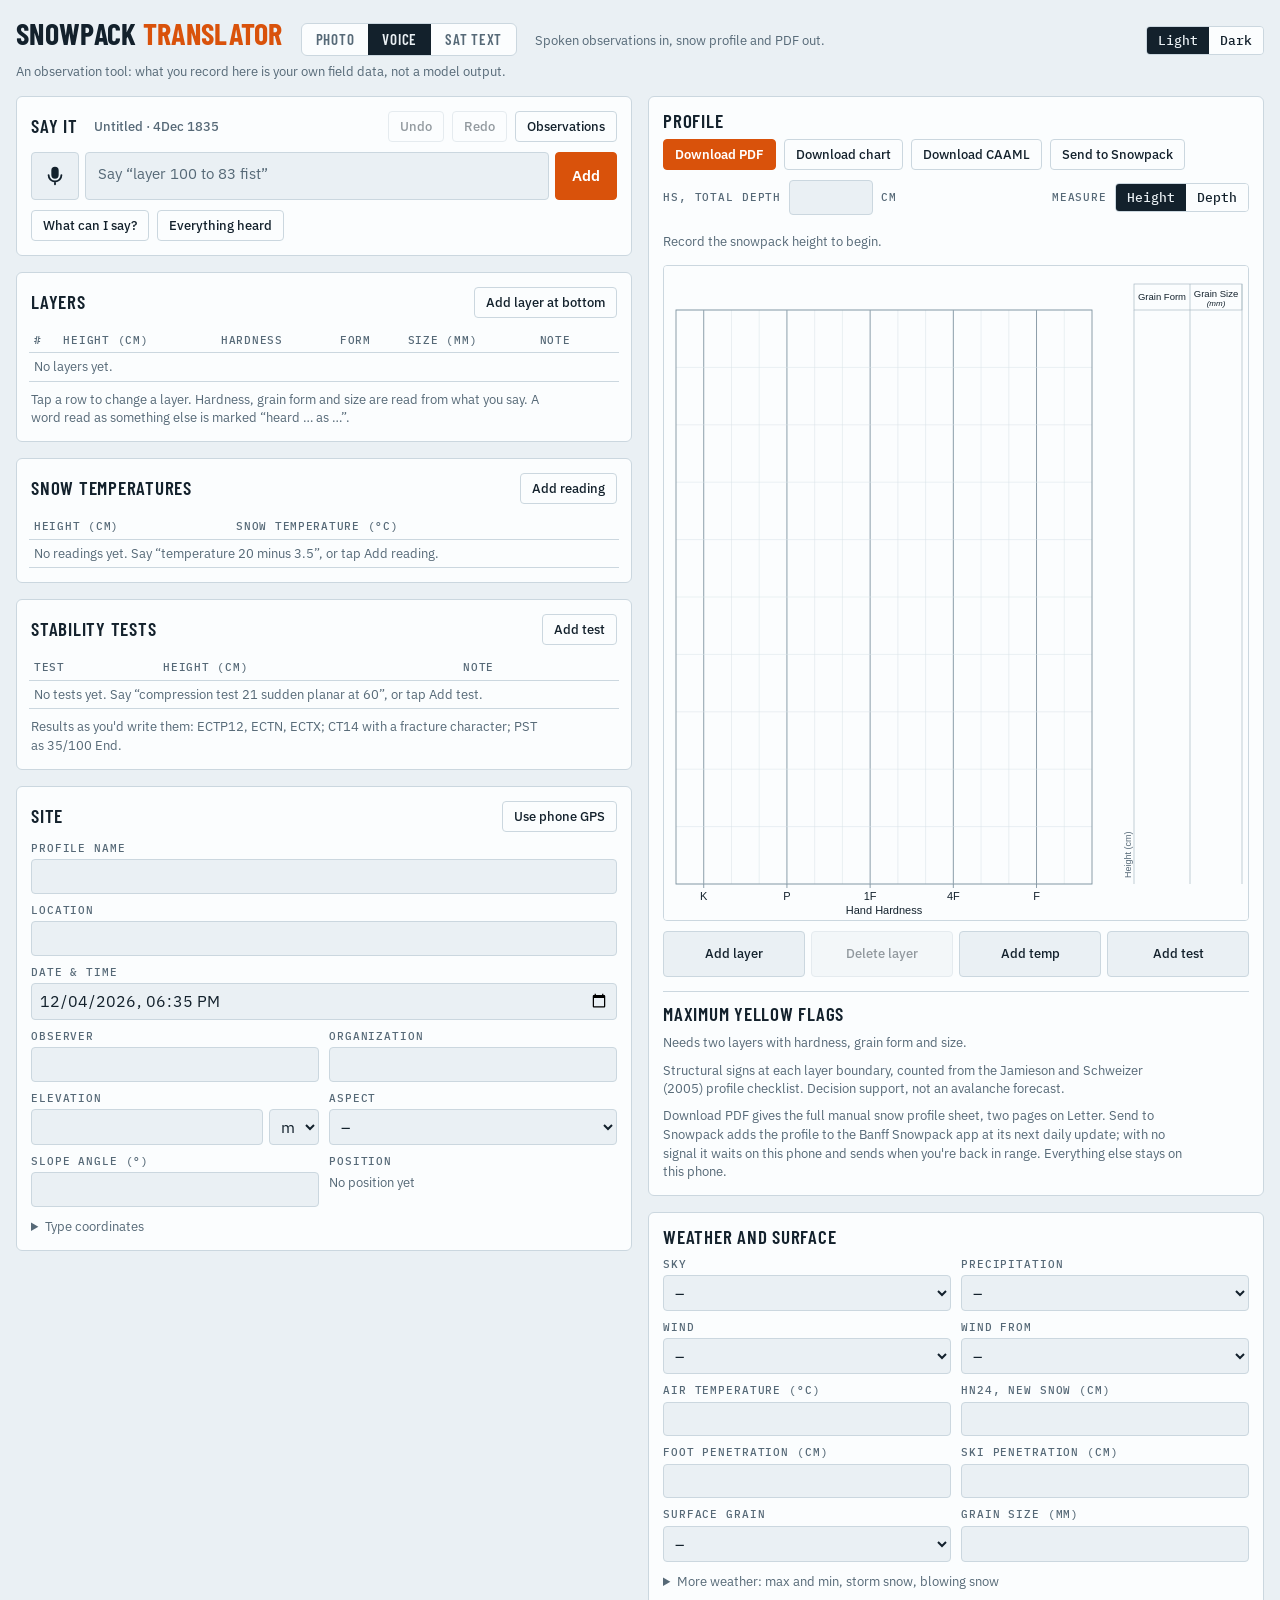
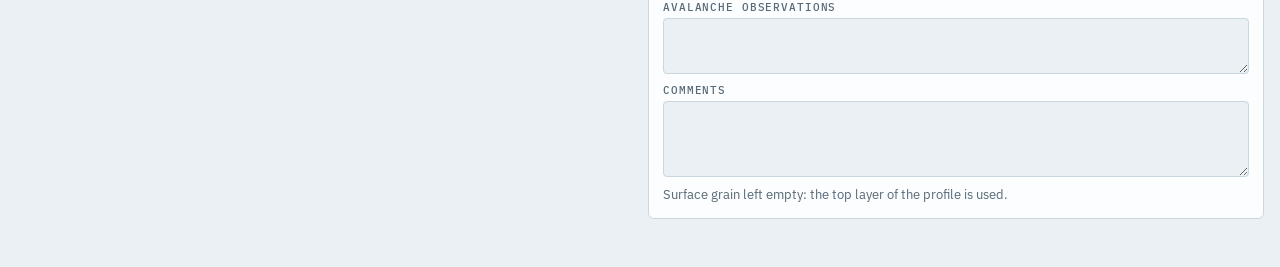
<file: voice.html>
<!doctype html>
<html lang="en">
<head>
<meta charset="utf-8">
<meta name="viewport" content="width=device-width,initial-scale=1,viewport-fit=cover">
<meta name="description" content="Speak a snow pit and get a snow profile and PDF, or speak the weather and get a short text to send by satellite. Works offline.">
<title>Voice profile · Snowpack Translator</title>
<link rel="manifest" href="manifest.webmanifest">
<meta name="theme-color" content="#13212c">
<link rel="icon" href="icon-192.png">
<link rel="apple-touch-icon" href="apple-touch-icon.png">
<meta name="apple-mobile-web-app-capable" content="yes">
<meta name="mobile-web-app-capable" content="yes">
<meta name="apple-mobile-web-app-title" content="Snow pit">
<link rel="preconnect" href="https://fonts.googleapis.com">
<link rel="stylesheet" href="https://fonts.googleapis.com/css2?family=Barlow+Condensed:wght@500;600;700&family=IBM+Plex+Sans:wght@400;500;600&family=IBM+Plex+Mono:wght@400;500&display=swap">
<script defer src="https://banff-app-portal.netlify.app/t.js" data-app="snowpack-translator"></script>
<link rel="stylesheet" href="css/app.css">
<script src="js/theme.js"></script>
<style>
/* Voice and satellite text use the photo page's look (css/app.css): the same header, tabs, panels, buttons and tables.
   Only what these two views add is here. One page holds both views; the tabs in the header switch between them. */
.voice input,.voice select,.voice textarea{font-size:16px} /* smaller text makes an iPhone zoom in when a field is tapped */
@media (pointer:coarse){.voice .panel button,.voice .panel .btn,.voice dialog button{min-height:40px}} /* gloves */
body:not(.view-sat) .only-sat,body.view-sat .only-voice{display:none}

/* two columns on a wide screen, one on a phone, where the panels run in the order they are used */
.vgrid{display:grid;grid-template-columns:minmax(0,1fr) minmax(0,1fr);gap:16px;align-items:start}
.col{display:grid;gap:16px;min-width:0}
@media (max-width:900px){
  .vgrid{grid-template-columns:minmax(0,1fr)} .col{display:contents}
  .o1{order:1}.o2{order:2}.o3{order:3}.o4{order:4}.o5{order:5}.o6{order:6}.o7{order:7}
  body.view-sat .o6{order:8}
}

/* say it */
.speak-row{display:flex;gap:6px;align-items:flex-end}
.mic{flex:none;width:48px;min-height:48px;padding:0;justify-content:center;background:var(--bg)}
.mic svg{width:22px;height:22px}
.mic[aria-pressed=true]{background:var(--bad);border-color:var(--bad);color:#fff}
#say{flex:1;font-size:17px;line-height:1.35;padding:11px 12px;min-height:48px;max-height:32dvh;resize:none;overflow:auto}
#say::placeholder{font-size:14.5px;color:var(--muted)}
#addBtn{flex:none;min-height:48px;padding:0 16px;font-size:15px}
.heard{display:grid;gap:4px;margin-top:10px;max-height:34dvh;overflow:auto}
.heard:empty{display:none}
.heard-title{font:500 11px/1.2 var(--mono);text-transform:uppercase;letter-spacing:.08em;color:var(--muted)}
.h{display:grid;grid-template-columns:18px minmax(0,1fr);gap:6px;font-size:14px;line-height:1.35}
.h i{font:500 13px/1.45 var(--mono);font-style:normal;text-align:center}
.h.ok i{color:var(--ok)} .h.warn i{color:var(--warn)} .h.bad i{color:var(--bad)}
.h small{display:block;color:var(--muted);font-size:12.5px}
#last{display:flex;gap:8px;align-items:flex-start;margin-top:10px}
#last .h{flex:1;font-size:13px}
.voice #last button{min-height:0;padding:2px 6px;color:var(--accent)}

/* profile */
.hsrow{display:flex;flex-wrap:wrap;align-items:center;justify-content:space-between;gap:8px 14px;margin:2px 0 4px}
.hsrow input{width:84px;text-align:center;font-family:var(--mono)}
.selbar{display:flex;align-items:center;justify-content:space-between;gap:10px;min-height:46px;font-size:13px}
.selbar .hint{margin:0}
.selbar b{font:500 13px var(--mono)}
#graph{border:1px solid var(--line);border-radius:4px;overflow:hidden;line-height:0}
#graph svg{width:100%;height:auto;display:block}
#graph .lay{cursor:pointer}
.tools{display:grid;grid-template-columns:repeat(4,minmax(0,1fr));gap:6px;margin-top:10px}
.tools button{justify-content:center;text-align:center;min-height:46px;padding:6px 4px;line-height:1.15;background:var(--bg)}
.flags{display:flex;align-items:baseline;gap:8px}
.flags svg{width:15px;height:15px;color:var(--accent);align-self:center}
.flags b{font:600 20px/1 var(--display);letter-spacing:.03em}
.flags span{font:500 12px var(--mono);color:var(--muted)}

/* tables and forms */
.voice td{white-space:nowrap}
.voice td input[type=number]{width:76px;font-family:var(--mono)}
.voice td input[type=text]{width:100%;min-width:92px}
.voice td button.ghost{min-height:32px}
.voice td.cell-wrap{white-space:normal;min-width:96px}
.voice tr.row-open{cursor:pointer}
.voice td .tname{font-family:var(--mono)}
/* on a phone the three tables fit the panel: headings may wrap, cells sit closer, and a layer row is tapped to edit */
@media (max-width:560px){
  .voice th{white-space:normal;vertical-align:bottom}
  .voice th,.voice td{padding-left:3px;padding-right:3px}
  .voice td input[type=number]{width:58px}
  .voice td input[type=text]{min-width:64px}
  .voice td.cell-wrap{min-width:56px}
  .voice td .tname{font-size:12px}
  .voice #layerTbl th:last-child,.voice #layerTbl td:last-child:not([colspan]){display:none}
}
.form .pair{display:flex;gap:6px}
.form .pair input{flex:1 1 0;width:0}
.form .pair select{flex:none}
.form details{grid-column:1/-1}
.form details .form{margin-top:10px}
.form details summary{margin-top:0}
.coords{font:13px var(--mono)}
.coords.none{color:var(--muted);font-family:var(--body)}
input[type=checkbox]{width:18px;height:18px;padding:0;accent-color:var(--accent)}

/* satellite text */
#satOut{font:16px/1.45 var(--mono);min-height:170px}
#satCount.over{color:var(--warn)}
.checks{display:flex;flex-wrap:wrap;gap:2px 16px;margin:10px 0}
.checks label{display:inline-flex;align-items:center;gap:7px;min-height:36px;font-size:13px}
.sat-actions{display:grid;grid-template-columns:repeat(3,minmax(0,1fr));gap:6px;margin-top:12px}
.sat-actions .btn,.sat-actions button{justify-content:center}
.sat-actions .primary{grid-column:1/-1;min-height:50px;font-size:15px}
ol.howto{margin:14px 0 0;padding-left:20px;color:var(--muted);font-size:13px}
ol.howto li{margin:4px 0}

/* pop-up sheets for a layer, a test result and a temperature: a panel that rises from the bottom of a phone */
dialog.dlg{border:1px solid var(--line);padding:0;background:var(--panel);color:var(--ink);width:min(100vw,560px);max-width:100vw;max-height:90dvh;margin:auto auto 0;border-radius:6px 6px 0 0;overflow:hidden}
@media (min-width:700px){dialog.dlg{margin:auto;border-radius:6px}}
dialog.dlg::backdrop{background:rgba(8,14,18,.6)}
.dlg .body{display:grid;max-height:90dvh;grid-template-rows:auto minmax(0,1fr) auto}
.dlg header{display:flex;align-items:center;justify-content:space-between;gap:8px;padding:12px 14px;border-bottom:1px solid var(--line)}
.dlg .scroll{overflow:auto;padding:0 14px 6px;-webkit-overflow-scrolling:touch}
.dlg footer{display:flex;gap:8px;justify-content:space-between;padding:10px 14px calc(12px + env(safe-area-inset-bottom,0px));border-top:1px solid var(--line)}
.dlg footer .primary{flex:1;justify-content:center;min-height:46px;font-size:15px}
.fld{padding:12px 0;border-bottom:1px solid var(--line)}
.fld:last-child{border-bottom:0}
.fld>.lbl{display:block;margin-bottom:8px}
.line{display:flex;flex-wrap:wrap;align-items:flex-end;gap:10px 14px}
.line label{display:grid;gap:4px;min-width:0}
.line .grow{flex:1 1 150px}
.line input[type=number]{width:86px;text-align:center;font-family:var(--mono)}
.picks{display:flex;flex-wrap:wrap;gap:6px}
.pick{min-height:44px;padding:8px 12px;background:var(--bg);font-weight:600;font-size:14px}
.pick small{font-weight:400;color:var(--muted);font-size:11.5px}
.pick svg{width:16px;height:16px}
.pick[aria-pressed=true],.hh-btn[aria-pressed=true]{border-color:var(--accent);box-shadow:inset 0 0 0 1px var(--accent)}
.explain{font-size:13px;color:var(--muted);margin:8px 0 0;min-height:1.4em}
button.danger{border-color:var(--bad);color:var(--bad)}
.list button{width:100%;justify-content:space-between;border:0;border-bottom:1px solid var(--line);border-radius:0;min-height:48px;padding:0 2px;text-align:left;background:transparent}
.list button[aria-current=true]{color:var(--accent);font-weight:600}
.list small{color:var(--muted);font:12px var(--mono)}
.cheat dl{margin:0}
.cheat dt{font:500 11px/1.2 var(--mono);text-transform:uppercase;letter-spacing:.08em;color:var(--muted);margin-top:14px}
.cheat dd{margin:4px 0 0;font:13px/1.55 var(--mono)}
.logrow{padding:10px 0;border-bottom:1px solid var(--line);display:grid;gap:4px}
/* at the top, so a message never covers the buttons at the foot of a sheet */
.toast{top:calc(10px + env(safe-area-inset-top,0px));bottom:auto;max-width:calc(100vw - 28px);text-align:center;z-index:50}
</style>
</head>
<body class="voice">

<div class="wrap">
  <header class="top">
    <h1>Snowpack <span>Translator</span></h1>
    <nav class="tabs" aria-label="Ways to record a pit"><a href="./">Photo</a><a href="voice.html" data-view="voice" aria-current="page">Voice</a><a href="voice.html#sat" data-view="sat">Sat text</a></nav>
    <div class="tag" id="tagline">Spoken observations in, snow profile and PDF out.</div>
    <div class="row" style="margin-left:auto"><span class="seg" role="group" aria-label="Screen colours"><button type="button" data-theme-set="light" aria-pressed="false">Light</button><button type="button" data-theme-set="dark" aria-pressed="false">Dark</button></span><button id="installBtn" type="button" hidden>Install app</button><span class="tag" id="offlineTag" hidden>Offline: everything still works</span></div>
    <div class="back" style="flex-basis:100%">An observation tool: what you record here is your own field data, not a model output.</div>
  </header>

  <div class="vgrid">
    <div class="col">
      <!-- SAY IT -->
      <section class="panel o1" aria-labelledby="sp-h">
        <div class="panel-head">
          <div class="row"><h2 id="sp-h">Say it</h2><button class="ghost" id="obsBtn" type="button" aria-haspopup="dialog" title="Observations on this phone">Untitled</button></div>
          <div class="row"><button id="undoBtn" type="button" disabled>Undo</button><button id="redoBtn" type="button" disabled>Redo</button><button id="menuBtn" type="button" aria-haspopup="dialog">Observations</button></div>
        </div>
        <div class="speak-row">
          <button class="mic" id="micBtn" type="button" aria-pressed="false" aria-label="Microphone"><svg viewBox="0 0 24 24" fill="none" stroke="currentColor" stroke-width="2" stroke-linecap="round" aria-hidden="true"><rect x="9" y="3" width="6" height="11" rx="3" fill="currentColor"/><path d="M5 11a7 7 0 0 0 14 0M12 18v3"/></svg></button>
          <textarea id="say" rows="1" aria-label="Say or type an observation" autocapitalize="sentences" autocomplete="off" spellcheck="false"></textarea>
          <button class="primary" id="addBtn" type="button">Add</button>
        </div>
        <div class="heard" id="preview" aria-live="polite"></div>
        <div id="last" hidden></div>
        <div class="row" style="margin-top:10px"><button id="helpBtn" type="button" aria-haspopup="dialog">What can I say?</button><button id="logBtn" type="button" aria-haspopup="dialog">Everything heard</button></div>
      </section>

      <!-- LAYERS -->
      <section class="panel only-voice o3" aria-labelledby="ly-h">
        <div class="panel-head"><div class="row"><h2 id="ly-h">Layers</h2><span class="lbl" id="sumLayers"></span></div><button id="addLayerBtn2" type="button">Add layer at bottom</button></div>
        <div class="tbl-wrap"><table id="layerTbl"></table></div>
        <p class="note">Tap a row to change a layer. Hardness, grain form and size are read from what you say. A word read as something else is marked “heard … as …”.</p>
      </section>

      <section class="panel only-voice o4" aria-labelledby="tp-ph">
        <div class="panel-head"><div class="row"><h2 id="tp-ph">Snow temperatures</h2><span class="lbl" id="sumTemps"></span></div><button id="addTempBtn2" type="button">Add reading</button></div>
        <div class="tbl-wrap"><table id="tempTbl"></table></div>
      </section>

      <section class="panel only-voice o5" aria-labelledby="tx-h">
        <div class="panel-head"><div class="row"><h2 id="tx-h">Stability tests</h2><span class="lbl" id="sumTests"></span></div><button id="addTestBtn2" type="button">Add test</button></div>
        <div class="tbl-wrap"><table id="testTbl"></table></div>
        <p class="note">Results as you'd write them: ECTP12, ECTN, ECTX; CT14 with a fracture character; PST as 35/100 End.</p>
      </section>

      <!-- SITE -->
      <section class="panel o6" aria-labelledby="st-h">
        <div class="panel-head"><h2 id="st-h">Site</h2><button id="gpsBtn" type="button">Use phone GPS</button></div>
        <div class="form">
          <label class="full"><span class="lbl">Profile name</span><input id="f_name" data-k="name" autocomplete="off"></label>
          <label class="full"><span class="lbl">Location</span><input data-k="site.location"></label>
          <label class="full"><span class="lbl">Date &amp; time</span><input id="f_date" data-k="site.date" type="datetime-local"></label>
          <label><span class="lbl">Observer</span><input data-k="site.observer" autocomplete="name"></label>
          <label><span class="lbl">Organization</span><input data-k="site.org"></label>
          <label><span class="lbl">Elevation</span><span class="pair"><input data-k="site.elev" type="number" inputmode="decimal"><select data-k="site.elevUnit" aria-label="Elevation unit"><option value="m">m</option><option value="ft">ft</option></select></span></label>
          <label><span class="lbl">Aspect</span><select data-k="site.aspect" data-opts="DIR"></select></label>
          <label><span class="lbl">Slope angle (°)</span><input data-k="site.slope" type="number" inputmode="decimal"></label>
          <div><span class="lbl" style="display:block;margin-bottom:4px">Position</span><span class="coords none" id="coords">No position yet</span></div>
          <details><summary>Type coordinates</summary><div class="form">
            <label><span class="lbl">Latitude</span><input data-k="site.lat" type="number" step="any"></label>
            <label><span class="lbl">Longitude</span><input data-k="site.lng" type="number" step="any"></label></div></details>
        </div>
      </section>
    </div>

    <div class="col">
      <!-- PROFILE -->
      <section class="panel only-voice o2" aria-labelledby="pr-h">
        <div class="panel-head">
          <h2 id="pr-h">Profile</h2>
          <div class="row">
            <button id="pdfBtn" type="button" class="primary">Download PDF</button>
            <button id="pngBtn" type="button">Download chart</button>
            <button id="xmlBtn" type="button">Download CAAML</button>
            <button id="sendBtn" type="button">Send to Snowpack</button>
          </div>
        </div>
        <div class="row" id="sendRow" hidden style="margin:8px 0">
          <label>Study plot <select id="sendSite"></select></label>
          <button id="sendGo" type="button" class="primary">Send this profile</button>
          <span class="tag" id="sendTag"></span>
        </div>
        <div class="hsrow">
          <label class="row" for="f_hs"><span class="lbl">HS, total depth</span><input data-k="surf.hs" id="f_hs" type="number" inputmode="decimal" step="any" aria-label="Total snowpack height in centimetres"><span class="lbl">cm</span></label>
          <span class="row"><span class="lbl">Measure</span><span class="seg" role="group" aria-label="Measure from" id="refSeg"><button type="button" data-ref="height" aria-pressed="true">Height</button><button type="button" data-ref="depth" aria-pressed="false">Depth</button></span></span>
        </div>
        <div class="selbar" id="selbar"></div>
        <div id="graph"></div>
        <div class="tools">
          <button type="button" id="addLayerBtn">Add layer</button>
          <button type="button" id="delLayerBtn">Delete layer</button>
          <button type="button" id="addTempBtn">Add temp</button>
          <button type="button" id="addTestBtn">Add test</button>
        </div>
        <div class="hh" aria-labelledby="fl-h">
          <div class="hh-cur"><h2 id="fl-h">Maximum yellow flags</h2></div>
          <div id="flagBox"></div>
          <p class="note">Structural signs at each layer boundary, counted from the Jamieson and Schweizer (2005) profile checklist. Decision support, not an avalanche forecast.</p>
        </div>
        <p class="note">Download PDF gives the full manual snow profile sheet, two pages on Letter. Send to Snowpack adds the profile to the Banff Snowpack app at its next daily update; with no signal it waits on this phone and sends when you're back in range. Everything else stays on this phone.</p>
      </section>

      <!-- SATELLITE TEXT -->
      <section class="panel only-sat o2" aria-labelledby="sa-h">
        <div class="panel-head"><h2 id="sa-h">Satellite text</h2><span class="lbl" id="satCount"></span></div>
        <textarea id="satOut" rows="7" spellcheck="false" aria-label="Message to send by satellite"></textarea>
        <div class="row" id="satEdited" hidden style="margin-top:6px"><span class="lbl">Edited by hand</span><button type="button" id="satReset">Rebuild from the observation</button></div>
        <div class="checks" id="satChecks">
          <label><input type="checkbox" data-o="wx" checked> Weather</label>
          <label><input type="checkbox" data-o="snow" checked> Snow and surface</label>
          <label><input type="checkbox" data-o="pit" checked> Pit summary</label>
          <label><input type="checkbox" data-o="avs" checked> Avalanches</label>
          <label><input type="checkbox" data-o="notes" checked> Comments</label>
          <label><input type="checkbox" data-o="pos" checked> GPS position</label>
        </div>
        <div class="form"><label class="full"><span class="lbl">Send to (phone number, optional)</span><input id="satTo" type="tel" inputmode="tel" autocomplete="tel" placeholder="+1 403 555 0123"></label></div>
        <div class="sat-actions">
          <a class="btn primary" id="smsBtn" href="sms:">Open in Messages</a>
          <button id="copyBtn" type="button">Copy</button>
          <button id="shareBtn" type="button">Share</button>
          <button id="gpsBtn2" type="button">Use GPS</button>
        </div>
        <ol class="howto">
          <li>Say the weather and conditions into the box at the top, then tap Add.</li>
          <li>Tap Open in Messages. The text is waiting in a new message.</li>
          <li>With no cell or Wi-Fi, Messages offers to connect by satellite (iPhone 14 or later, iOS 18 or later). Follow its prompt to point at the sky, then send.</li>
        </ol>
        <p class="note">Codes follow Canadian observation shorthand: Sky CLR/FEW/SCT/BKN/OVC/X, Pcp NIL/S1/S2/RL, Wind C/L/M/S/X and direction, Ta/Tx/Tn air temperatures, HS, HN24, HST, PF/PS foot and ski penetration, BS blowing snow. Short texts send fastest by satellite; one text holds 160 characters.</p>
      </section>

      <!-- WEATHER AND SURFACE -->
      <section class="panel o7" aria-labelledby="wx-h">
        <div class="panel-head"><h2 id="wx-h">Weather and surface</h2></div>
        <div class="form">
          <label><span class="lbl">Sky</span><select data-k="wx.sky" data-opts="SKY"></select></label>
          <label><span class="lbl">Precipitation</span><select data-k="wx.precip" data-opts="PRECIP"></select></label>
          <label><span class="lbl">Wind</span><select data-k="wx.windSpd" data-opts="WIND"></select></label>
          <label><span class="lbl">Wind from</span><select data-k="wx.windDir" data-opts="DIR"></select></label>
          <label><span class="lbl">Air temperature (°C)</span><input data-k="wx.air" type="number" step="any"></label>
          <label><span class="lbl">HN24, new snow (cm)</span><input data-k="wx.hn24" type="number" inputmode="decimal" step="any"></label>
          <label><span class="lbl">Foot penetration (cm)</span><input data-k="surf.foot" type="number" inputmode="decimal" step="any"></label>
          <label><span class="lbl">Ski penetration (cm)</span><input data-k="surf.ski" type="number" inputmode="decimal" step="any"></label>
          <label><span class="lbl">Surface grain</span><select data-k="surf.grain" data-opts="GRAINS"></select></label>
          <label><span class="lbl">Grain size (mm)</span><input data-k="surf.size" type="number" inputmode="decimal" step="any"></label>
          <details id="moreWx"><summary>More weather: max and min, storm snow, blowing snow</summary><div class="form">
            <label><span class="lbl">Max (°C)</span><input data-k="wx.tmax" type="number" step="any"></label>
            <label><span class="lbl">Min (°C)</span><input data-k="wx.tmin" type="number" step="any"></label>
            <label><span class="lbl">Blowing snow</span><select data-k="wx.blow" data-opts="BLOW"></select></label>
            <label><span class="lbl">Blowing from</span><select data-k="wx.blowDir" data-opts="DIR"></select></label>
            <label><span class="lbl">HST, storm snow (cm)</span><input data-k="wx.hst" type="number" inputmode="decimal" step="any"></label></div></details>
          <label class="full"><span class="lbl">Avalanche observations</span><textarea id="f_avs" data-k="avs" rows="2"></textarea></label>
          <label class="full"><span class="lbl">Comments</span><textarea id="f_notes" data-k="notes" rows="3"></textarea></label>
        </div>
        <p class="note">Surface grain left empty: the top layer of the profile is used.</p>
      </section>
    </div>
  </div>
</div>

<!-- sheets -->
<dialog class="dlg" id="layerSheet" aria-labelledby="ls-h"><div class="body">
  <header><h2 id="ls-h">Layer</h2><button class="ghost" type="button" data-close>Close</button></header>
  <div class="scroll">
    <div class="fld"><span class="lbl" id="lsDepthLbl">Height</span>
      <div class="line" style="align-items:center"><input id="lsTop" type="number" inputmode="decimal" step="any" aria-label="Top"><span>&ndash;</span><input id="lsBottom" type="number" inputmode="decimal" step="any" aria-label="Bottom"><span class="lbl">cm</span></div></div>
    <div class="fld"><span class="lbl">Hand hardness</span><div class="hh-grid" id="lsHard"></div>
      <div class="line" style="margin-top:10px;align-items:center"><span class="seg" role="group" aria-label="Hardness modifier" id="lsMod"><button type="button" data-mod="-">&minus;</button><button type="button" data-mod="">=</button><button type="button" data-mod="+">+</button></span>
        <label class="grow"><span class="lbl">Bottom, if it changes</span><select id="lsHardBot"></select></label></div></div>
    <div class="fld"><span class="lbl">Grain form</span><div class="picks" id="lsGrain"></div>
      <div class="line" style="margin-top:10px"><label class="grow"><span class="lbl">Other form</span><select id="lsGrainSel"></select></label><label class="grow"><span class="lbl">Second form</span><select id="lsGrain2"></select></label></div></div>
    <div class="fld"><span class="lbl">Grain size and density</span>
      <div class="line"><label><span class="lbl">Size (mm)</span><input id="lsSize" type="number" inputmode="decimal" step="any" min="0"></label>
        <label><span class="lbl">Largest (mm)</span><input id="lsSizeMax" type="number" inputmode="decimal" step="any" min="0"></label>
        <label><span class="lbl">Density (kg/m³)</span><input id="lsDensity" type="number" inputmode="decimal" step="any" min="0"></label></div></div>
    <div class="fld"><span class="lbl">Wetness</span><div class="picks" id="lsWet"></div></div>
    <div class="fld"><label class="lbl" for="lsNote" style="display:block;margin-bottom:8px">Layer name or note</label><input id="lsNote" style="width:100%" placeholder="Jan 3rd surface hoar" autocomplete="off">
      <label style="display:flex;align-items:center;gap:10px;margin-top:12px"><input type="checkbox" id="lsConcern"> Layer of concern (drawn in red)</label></div>
  </div>
  <footer><button type="button" class="danger" id="lsDelete">Delete</button><button type="button" class="primary" data-close>Done</button></footer>
</div></dialog>

<dialog class="dlg" id="testSheet" aria-labelledby="ts-h"><div class="body">
  <header><h2 id="ts-h">Add test result</h2><button class="ghost" type="button" data-close>Close</button></header>
  <div class="scroll">
    <div class="fld"><span class="lbl">Test type</span><div class="picks" id="tsType"></div></div>
    <div class="fld"><span class="lbl" id="tsResLbl">Result</span><div class="picks" id="tsRes"></div><p class="explain" id="tsExplain"></p>
      <div class="line" id="tsNums" style="margin-top:6px"></div></div>
    <div class="fld" id="tsCharSec"><span class="lbl">Fracture character</span><div class="picks" id="tsChar"></div>
      <div class="picks" id="tsQ" style="margin-top:8px"></div></div>
    <div class="fld"><label class="lbl" for="tsDepth" id="tsDepthLbl" style="display:block;margin-bottom:8px">Height from ground</label><div class="line" style="align-items:center"><input id="tsDepth" type="number" inputmode="decimal" step="any"><span class="lbl">cm</span></div></div>
    <div class="fld"><label class="lbl" for="tsNote" style="display:block;margin-bottom:8px">Failure layer name or test notes</label><input id="tsNote" style="width:100%" autocomplete="off"></div>
  </div>
  <footer><button type="button" class="primary" id="tsAdd">Add</button></footer>
</div></dialog>

<dialog class="dlg" id="tempSheet" aria-labelledby="tp-h"><div class="body">
  <header><h2 id="tp-h">Add snow temperature</h2><button class="ghost" type="button" data-close>Close</button></header>
  <div class="scroll"><div class="fld">
    <div class="line"><label><span class="lbl" id="tpDepthLbl">Height</span><span class="row"><input id="tpDepth" type="number" inputmode="decimal" step="any"><span class="lbl">cm</span></span></label>
      <label><span class="lbl">Temperature (below zero)</span><span class="row"><span>&minus;</span><input id="tpT" type="number" inputmode="decimal" step="any" min="0"><span class="lbl">°C</span></span></label></div>
    <p class="note">Faster by voice: “temperature 90 minus 3.5, 80 minus 4”.</p></div></div>
  <footer><button type="button" class="primary" id="tpAdd">Add and next</button></footer>
</div></dialog>

<dialog class="dlg" id="menuSheet" aria-labelledby="mn-h"><div class="body">
  <header><h2 id="mn-h">Observations and settings</h2><button class="ghost" type="button" data-close>Close</button></header>
  <div class="scroll">
    <div class="fld"><div class="row" style="justify-content:space-between"><span class="lbl">Observations on this phone</span><button type="button" class="primary" id="newBtn">New</button></div>
      <div class="list" id="obsList"></div>
      <button type="button" class="ghost" id="delBtn" style="color:var(--bad);margin-top:6px">Delete this observation</button></div>
    <div class="fld"><span class="lbl">Hardness bars grow from the</span><span class="seg" id="mirSeg" role="group" aria-label="Hardness bar side"><button type="button" data-mir="1">Right</button><button type="button" data-mir="0">Left</button></span></div>
    <div class="fld"><span class="lbl">Live listening</span><label style="display:flex;align-items:center;gap:10px;min-height:36px"><input type="checkbox" id="autoAdd"> Add each sentence when I pause</label>
      <p class="note" id="srNote"></p></div>
  </div><footer hidden></footer>
</div></dialog>

<dialog class="dlg" id="helpSheet" aria-labelledby="hp-h"><div class="body">
  <header><h2 id="hp-h">What can I say?</h2><button class="ghost" type="button" data-close>Close</button></header>
  <div class="scroll cheat"><dl>
    <dt>Start</dt><dd id="hpStart"></dd>
    <dt>Layers: top, bottom, hardness, grain, size</dt><dd id="hpLayers"></dd>
    <dt>Hardness</dt><dd>fist · four finger · one finger · pencil · knife · ice<br>add “plus” or “minus”; “pencil to knife” for a layer that changes</dd>
    <dt>Grain forms</dt><dd>new snow · graupel · decomposing · rounds · faceted rounds · facets · rounding facets · depth hoar · surface hoar · melt forms · crust · ice lens<br>or the OGRS code, said or spelled: FC · D H · FCxr · MFcr</dd>
    <dt>Temperatures</dt><dd id="hpTemps"></dd>
    <dt>Stability tests</dt><dd id="hpTests"></dd>
    <dt>Site</dt><dd>profile name … · location Bow Summit · observer Ben Firth · aspect north east · elevation 2080 metres · slope 28</dd>
    <dt>Weather and surface</dt><dd>sky broken · precip nil · snowing S2 · light rain · wind light south west · air temperature minus 7 · max temp minus 5 · min temp minus 12<br>HN24 5 · storm snow 20 · foot pen 30 · ski pen 15 · blowing snow moderate west<br>OGRS codes work too: sky BKN · precip S1 · wind M SW</dd>
    <dt>Free text (say these last)</dt><dd>avalanches size 2 natural on north aspects<br>note whumpfing on the approach</dd>
    <dt>Fix a mistake</dt><dd>scratch that · change layer 2 pencil · delete layer 3</dd>
  </dl><p class="note">A fixed list of OGRS terms does the reading, on this phone, with no AI. A word that sounds like a term is read as that term and marked “heard … as …”, so you can check it. Words it does not know come back marked “not understood”.</p>
  <p><button type="button" id="exampleBtn">Put a full example in the box</button></p></div><footer hidden></footer>
</div></dialog>

<dialog class="dlg" id="logSheet" aria-labelledby="lg-h"><div class="body">
  <header><h2 id="lg-h">Everything heard so far</h2><button class="ghost" type="button" data-close>Close</button></header>
  <div class="scroll" id="log"></div><footer><button type="button" id="logCopy">Copy all</button></footer>
</div></dialog>

<div class="toast" id="toast" hidden role="status"></div>
<script src="js/parse.js"></script>
<script src="js/model.js"></script>
<script src="js/draw.js"></script>
<script src="js/send.js"></script>
<script src="js/voice.js"></script>
</body>
</html>
</file>
<file: css/app.css>
/* Snowpack Translator: the one look shared by the photo, voice and satellite text pages.
   Light and dark: with nothing chosen the pages follow the phone's own setting; the Light / Dark switch in the header
   (js/theme.js) sets data-theme on <html> and is remembered on this device. */
/* Layout: field-book workbench. Photo of the wall on the left, the profile it becomes on the right, the data sheet underneath. */
:root{
  --bg:#eaf0f4; --panel:#fbfdfe; --ink:#13212c; --muted:#566977; --line:#cbd7df;
  --accent:#d9520b; --accent-ink:#ffffff; --ice:#2f6488; --bar:#bcd3e3; --barline:#557d9b;
  --temp:#c2410c; --sel:rgba(217,82,11,.16); --ok:#2f7d4f; --warn:#a86a00; --bad:#b4232c;
  --display:"Barlow Condensed","Arial Narrow",Arial,sans-serif;
  --body:"IBM Plex Sans",system-ui,-apple-system,"Segoe UI",sans-serif;
  --mono:"IBM Plex Mono",ui-monospace,Menlo,Consolas,monospace;
}
@media (prefers-color-scheme: dark){:root:not([data-theme="light"]){
  --bg:#0d151b; --panel:#141f27; --ink:#e2ebf1; --muted:#8fa3b1; --line:#2a3b47;
  --accent:#ff7a33; --accent-ink:#1a0d04; --ice:#7fb4d8; --bar:#28465c; --barline:#6f9fc2;
  --temp:#ff8a4c; --sel:rgba(255,122,51,.2); --ok:#5cc28a; --warn:#e0a83a; --bad:#ff6b73; color-scheme:dark}}
:root[data-theme="dark"]{
  --bg:#0d151b; --panel:#141f27; --ink:#e2ebf1; --muted:#8fa3b1; --line:#2a3b47;
  --accent:#ff7a33; --accent-ink:#1a0d04; --ice:#7fb4d8; --bar:#28465c; --barline:#6f9fc2;
  --temp:#ff8a4c; --sel:rgba(255,122,51,.2); --ok:#5cc28a; --warn:#e0a83a; --bad:#ff6b73; color-scheme:dark}
*{box-sizing:border-box}
body{background:var(--bg);color:var(--ink);font:14px/1.5 var(--body);margin:0}
.wrap{max-width:1320px;margin:0 auto;padding-left:max(16px,env(safe-area-inset-left,0px));padding-right:max(16px,env(safe-area-inset-right,0px));padding-block:18px 48px}
header.top{display:flex;flex-wrap:wrap;align-items:baseline;gap:6px 18px;margin-bottom:14px}
h1{font:700 30px/1 var(--display);letter-spacing:.01em;margin:0;text-transform:uppercase}
h1 span{color:var(--accent)}
.tag{color:var(--muted);font-size:13px}
h2{font:600 19px/1.1 var(--display);text-transform:uppercase;letter-spacing:.04em;margin:0}
.lbl{font:500 11px/1.2 var(--mono);text-transform:uppercase;letter-spacing:.08em;color:var(--muted)}
.grid{display:grid;grid-template-columns:minmax(0,1fr) minmax(0,1fr);gap:16px;align-items:start}
@media (max-width:900px){.grid{grid-template-columns:minmax(0,1fr)}}
.panel{background:var(--panel);border:1px solid var(--line);border-radius:6px;padding:14px;min-width:0}
.panel-head{display:flex;flex-wrap:wrap;align-items:center;justify-content:space-between;gap:8px;margin-bottom:10px}
.row{display:flex;flex-wrap:wrap;gap:8px;align-items:center}
button,.btn{font:500 13px/1 var(--body);border:1px solid var(--line);background:var(--panel);color:var(--ink);border-radius:4px;padding:8px 11px;cursor:pointer;display:inline-flex;align-items:center;gap:6px}
button:hover,.btn:hover{border-color:var(--muted)}
button:focus-visible,.btn:focus-within,input:focus-visible,select:focus-visible,textarea:focus-visible{outline:2px solid var(--accent);outline-offset:1px}
button.primary{background:var(--accent);border-color:var(--accent);color:var(--accent-ink);font-weight:600}
button.primary:hover{filter:brightness(1.06)}
button:disabled{opacity:.45;cursor:not-allowed}
button.ghost{border-color:transparent;background:transparent;padding:6px 7px;color:var(--muted)}
button.ghost:hover{color:var(--ink);border-color:var(--line)}
.btn input{position:absolute;width:1px;height:1px;opacity:0;pointer-events:none}
.btn{position:relative}
input,select,textarea{font:13px/1.3 var(--body);color:var(--ink);background:var(--bg);border:1px solid var(--line);border-radius:4px;padding:6px 7px;min-width:0}
input[type=number]{font-family:var(--mono);font-variant-numeric:tabular-nums}
textarea{width:100%;resize:vertical}

/* photo */
.stage{position:relative;background:#0b1217;border-radius:4px;overflow:hidden;display:flex;justify-content:center}
#photo{display:block;touch-action:none;max-width:100%}
.steps{display:grid;grid-template-columns:repeat(3,minmax(0,1fr));gap:6px;margin:10px 0}
.step{border:1px solid var(--line);border-radius:4px;padding:7px 9px;background:var(--bg);text-align:left;display:block;line-height:1.3}
.step b{display:block;font:600 12px/1.2 var(--body)}
.step small{color:var(--muted);font-size:11.5px}
.step.on{border-color:var(--accent);box-shadow:inset 0 0 0 1px var(--accent)}
.step.done b::after{content:" ✓";color:var(--ok)}
.hint{font-size:13px;color:var(--muted);margin:8px 0 0}
.hint strong{color:var(--ink)}
.status{font-size:13px;padding:9px 11px;border-radius:4px;background:var(--bg);border:1px solid var(--line);margin-top:10px;white-space:pre-wrap}
.status.err{border-color:var(--bad);color:var(--bad)}
.status.ok{border-color:var(--ok)}
.example{display:inline-block;font:600 10.5px/1 var(--mono);letter-spacing:.08em;text-transform:uppercase;background:var(--accent);color:var(--accent-ink);padding:4px 6px;border-radius:3px}

/* chart */
#chart svg{width:100%;height:auto;display:block}
#chart .lay{cursor:pointer}

/* tables */
.tbl-wrap{overflow-x:auto;margin:0 -2px}
table{border-collapse:collapse;width:100%;font-size:13px}
th{font:500 10.5px/1.2 var(--mono);text-transform:uppercase;letter-spacing:.07em;color:var(--muted);text-align:left;padding:6px 5px;border-bottom:1px solid var(--line);white-space:nowrap}
td{padding:4px 5px;border-bottom:1px solid var(--line);vertical-align:middle}
tr.sel td{background:var(--sel)}
td.num input{width:72px}
td input.wide{width:100%;min-width:150px}
td.idx{font:500 12px var(--mono);color:var(--muted);cursor:pointer;white-space:nowrap}
.chip{display:inline-block;font:500 10px/1 var(--mono);padding:3px 5px;border-radius:3px;border:1px solid var(--line);color:var(--muted);margin-left:4px;vertical-align:1px}
.chip.low{color:var(--warn);border-color:var(--warn)}
.chip.medium{color:var(--ice);border-color:var(--ice)}
.chip.high{color:var(--ok);border-color:var(--ok)}
.sheet{display:grid;grid-template-columns:minmax(0,2fr) minmax(0,1fr);gap:16px;margin-top:16px}
@media (max-width:900px){.sheet{grid-template-columns:minmax(0,1fr)}}
.stack{display:grid;gap:16px;align-content:start}
.form{display:grid;grid-template-columns:repeat(2,minmax(0,1fr));gap:10px}
.form label{display:grid;gap:4px}
.form .full{grid-column:1/-1}
pre.xml{font:11.5px/1.45 var(--mono);background:var(--bg);border:1px solid var(--line);border-radius:4px;padding:10px;overflow:auto;max-height:340px;margin:10px 0 0}
details summary{cursor:pointer;color:var(--muted);font-size:13px;margin-top:10px}
.note{font-size:12.5px;color:var(--muted);margin:8px 0 0;max-width:65ch}
.steps{grid-template-columns:repeat(4,minmax(0,1fr))}
@media (max-width:520px){.steps{grid-template-columns:repeat(2,minmax(0,1fr))}}
.detect{display:flex;flex-wrap:wrap;gap:10px 16px;align-items:center;margin-top:12px}
.detect input[type=range]{width:130px;accent-color:var(--accent)}
.hh{margin-top:14px;border-top:1px solid var(--line);padding-top:12px}
.hh-cur{display:flex;flex-wrap:wrap;align-items:baseline;justify-content:space-between;gap:6px;margin-bottom:8px}
.hh-cur b{font:600 20px/1 var(--display);text-transform:uppercase;letter-spacing:.03em}
.hh-cur span{font:500 12px var(--mono);color:var(--muted)}
.hh-grid{display:grid;grid-template-columns:repeat(6,minmax(0,1fr));gap:6px}
@media (max-width:520px){.hh-grid{grid-template-columns:repeat(3,minmax(0,1fr))}}
.hh-btn{flex-direction:column;justify-content:center;gap:3px;padding:10px 4px;min-height:58px;background:var(--bg)}
.hh-btn b{font:700 20px/1 var(--display)}
.hh-btn small{font-size:11px;color:var(--muted);line-height:1}
.hh-btn.on{border-color:var(--accent);box-shadow:inset 0 0 0 1px var(--accent)}
.seg{display:inline-flex;border:1px solid var(--line);border-radius:4px;overflow:hidden}
.seg button{border:0;border-radius:0;padding:7px 11px;font-family:var(--mono)}
.seg button[aria-pressed=true]{background:var(--ink);color:var(--bg)}
.toast{position:fixed;left:50%;bottom:calc(18px + env(safe-area-inset-bottom,0px));transform:translateX(-50%);background:var(--ink);color:var(--bg);padding:9px 14px;border-radius:4px;font-size:13px;z-index:20}
@media (prefers-reduced-motion:no-preference){.spin{display:inline-block;animation:spin 1s linear infinite}@keyframes spin{to{transform:rotate(360deg)}}}
[hidden]{display:none!important}
img{max-width:100%}
:root{padding-top:env(safe-area-inset-top,0px);padding-bottom:env(safe-area-inset-bottom,0px)}
.back{font-size:13px;color:var(--muted)}
.back a{color:var(--ice)}
.tabs{display:inline-flex;border:1px solid var(--line);border-radius:6px;overflow:hidden;background:var(--panel)}
.tabs a{padding:8px 14px;color:var(--muted);text-decoration:none;font:600 15px/1 var(--display);letter-spacing:.05em;text-transform:uppercase}
.tabs a[aria-current]{background:var(--ink);color:var(--bg)}

/* shared by every page: a link drawn as a button, and the Light / Dark switch */
a.btn{text-decoration:none}
.btn.primary{background:var(--accent);border-color:var(--accent);color:var(--accent-ink);font-weight:600}
.btn.primary:hover{filter:brightness(1.06)}
/* on a phone the switch sits beside the tabs, above the page's one-line description */
@media (max-width:560px){header.top>.row{order:1}header.top>.tag{order:2;flex-basis:100%}header.top>.back{order:3}}
</file>
